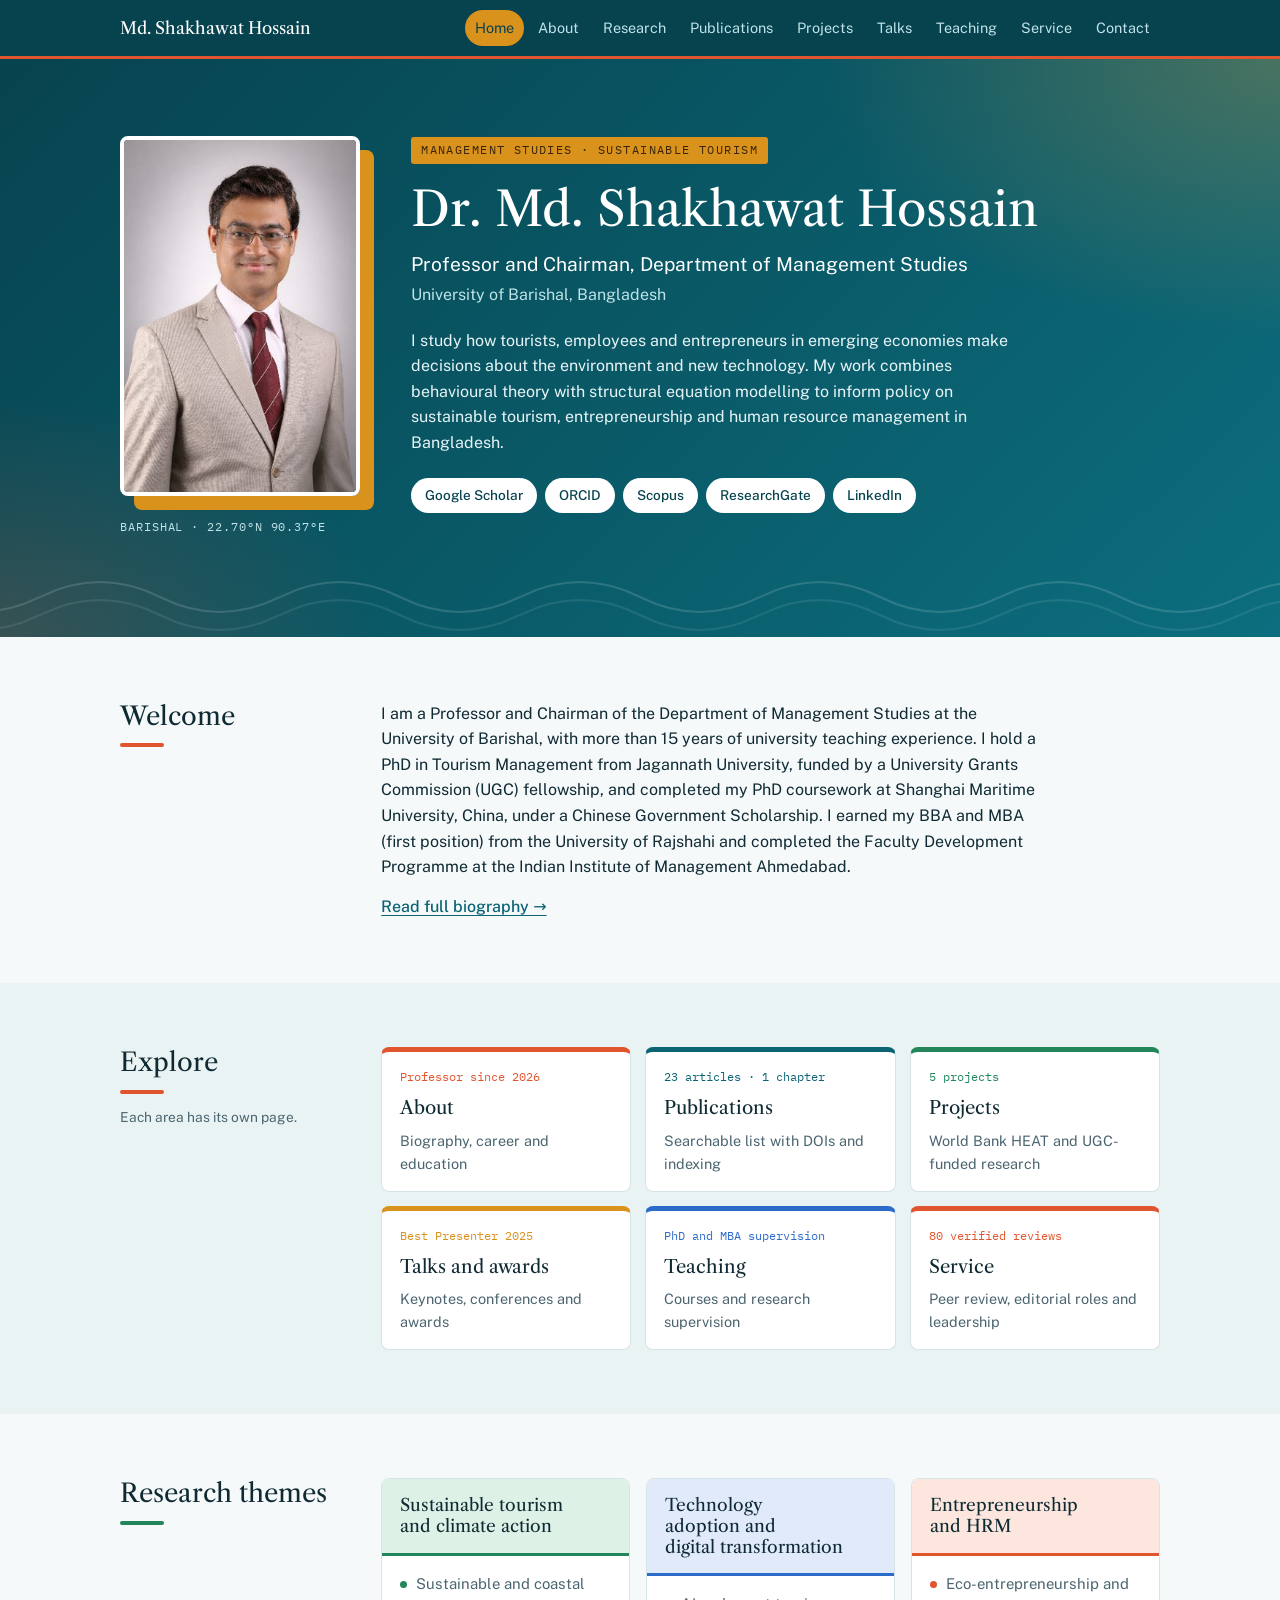
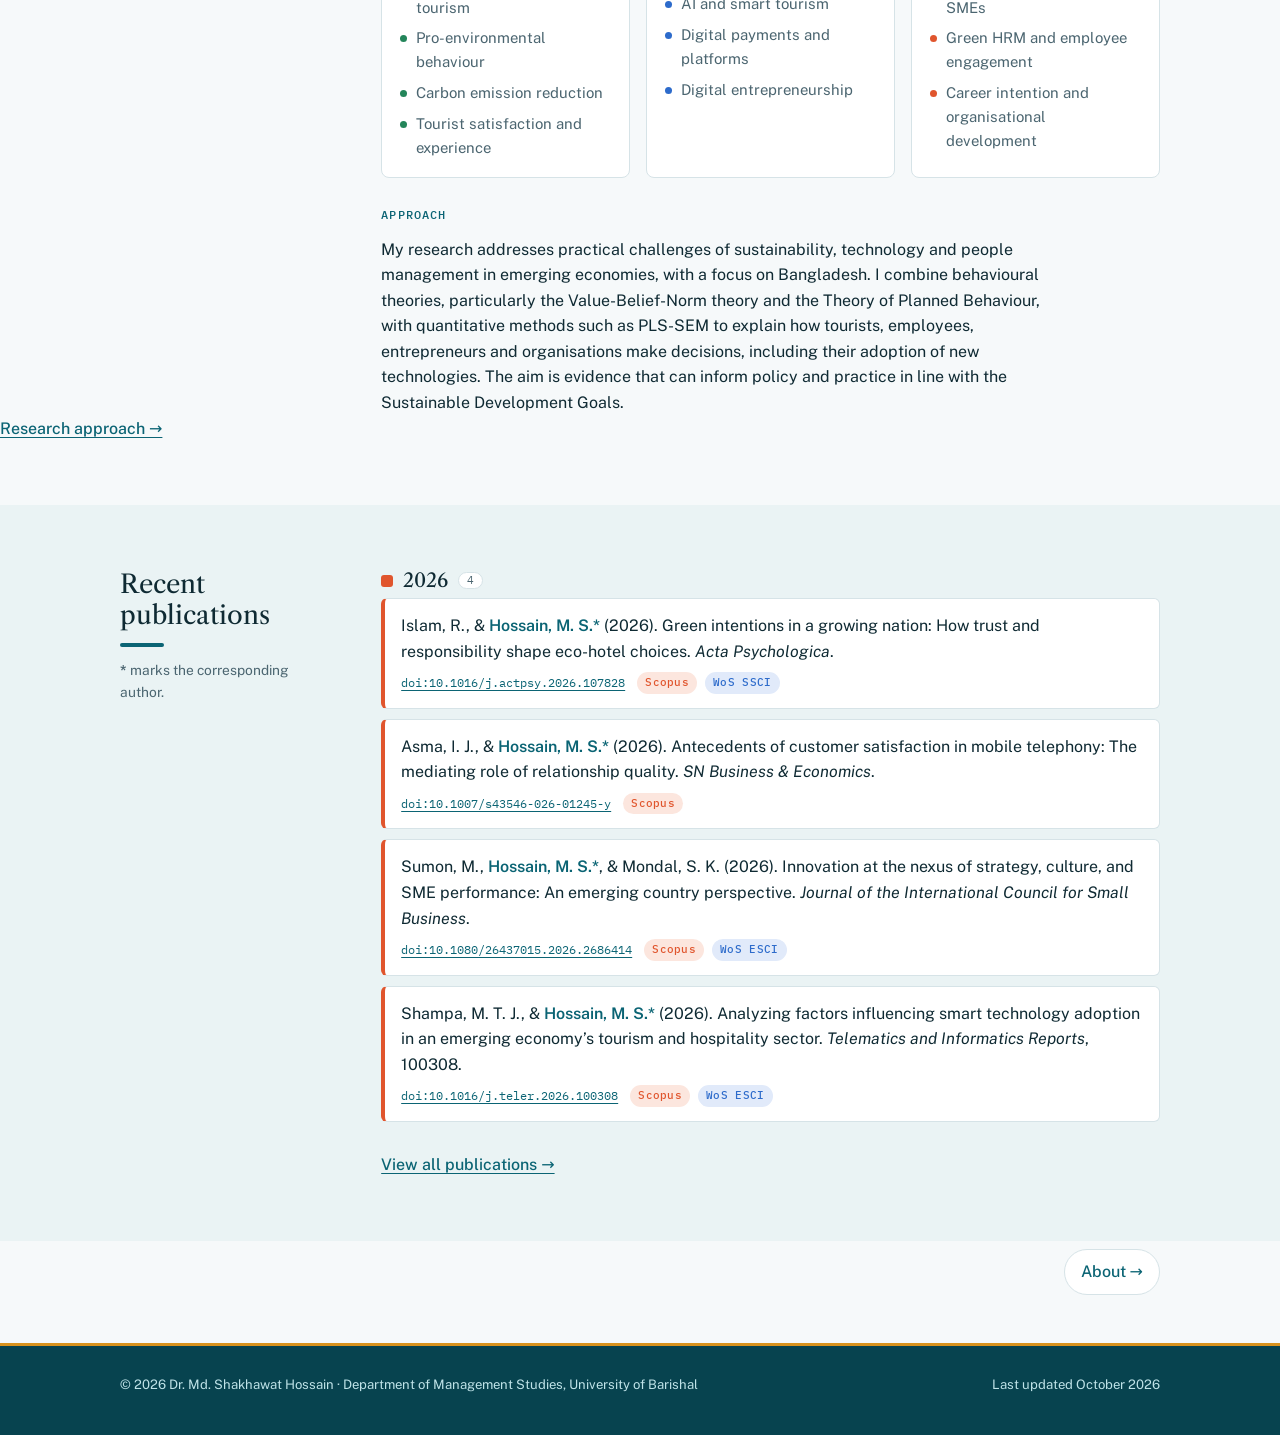
<file: index.html>
<!doctype html>
<html lang="en">
<head>
<meta charset="utf-8">
<meta name="viewport" content="width=device-width, initial-scale=1, viewport-fit=cover">
<style>*,*::before,*::after{box-sizing:border-box}body{margin:0}img{max-width:100%}[hidden]{display:none!important}</style>
<title>Dr. Md. Shakhawat Hossain</title>
<meta name="description" content="Dr. Md. Shakhawat Hossain, Professor and Chairman, Department of Management Studies, University of Barishal, Bangladesh. Research in sustainable tourism, technology adoption, entrepreneurship and HRM.">
<link rel="preconnect" href="https://fonts.googleapis.com">
<link rel="preconnect" href="https://fonts.gstatic.com" crossorigin>
<link rel="stylesheet" href="https://fonts.googleapis.com/css2?family=Libre+Caslon+Text:ital,wght@0,400;0,700;1,400&family=Public+Sans:ital,wght@0,400;0,500;0,600;1,400&family=IBM+Plex+Mono:wght@400;500&display=swap">
<link rel="stylesheet" href="style.css">
</head>
<body>
<header class="bar">
  <div class="wrap">
    <a class="mark" href="index.html">Md. Shakhawat Hossain</a>
    <nav aria-label="Main"><ul><li><a href="index.html" aria-current="page">Home</a></li><li><a href="about.html">About</a></li><li><a href="research.html">Research</a></li><li><a href="publications.html">Publications</a></li><li><a href="projects.html">Projects</a></li><li><a href="talks.html">Talks</a></li><li><a href="teaching.html">Teaching</a></li><li><a href="service.html">Service</a></li><li><a href="contact.html">Contact</a></li></ul></nav>
  </div>
</header>
<main>
<div class="hero">
    <div class="wrap">
      <div>
        <img class="portrait" src="photo.jpg" alt="Portrait of Dr. Md. Shakhawat Hossain" width="220" height="330">
        <p class="coords">BARISHAL · 22.70°N 90.37°E</p>
      </div>
      <div>
        <p class="eyebrow">Management Studies · Sustainable Tourism</p>
        <h1>Dr. Md. Shakhawat Hossain</h1>
        <p class="role">Professor and Chairman, Department of Management Studies<span>University of Barishal, Bangladesh</span></p>
        <p class="lede">I study how tourists, employees and entrepreneurs in emerging economies make decisions about the environment and new technology. My work combines behavioural theory with structural equation modelling to inform policy on sustainable tourism, entrepreneurship and human resource management in Bangladesh.</p>
        <ul class="profiles">
          <li><a href="https://scholar.google.com/citations?user=TDLBQ2IAAAAJ&amp;hl=en" target="_blank" rel="noopener">Google Scholar</a></li>
          <li><a href="https://orcid.org/0000-0001-6627-4635" target="_blank" rel="noopener">ORCID</a></li>
          <li><a href="https://www.scopus.com/authid/detail.uri?authorId=56781586300" target="_blank" rel="noopener">Scopus</a></li>
          <li><a href="https://www.researchgate.net/profile/Md-Shakhawat-Hossain-7" target="_blank" rel="noopener">ResearchGate</a></li>
          <li><a href="https://www.linkedin.com/in/dr-md-shakhawat-hossain-320886191/" target="_blank" rel="noopener">LinkedIn</a></li>
        </ul>
      </div>
    </div>
  </div>

  <section id="welcome">
    <div class="wrap">
      <div><h2>Welcome</h2></div>
      <div class="body">
        <div class="prose"><p>I am a Professor and Chairman of the Department of Management Studies at the University of Barishal, with more than 15 years of university teaching experience. I hold a PhD in Tourism Management from Jagannath University, funded by a University Grants Commission (UGC) fellowship, and completed my PhD coursework at Shanghai Maritime University, China, under a Chinese Government Scholarship. I earned my BBA and MBA (first position) from the University of Rajshahi and completed the Faculty Development Programme at the Indian Institute of Management Ahmedabad.</p><p><a class="more" href="about.html">Read full biography →</a></p></div>
      </div>
    </div>
  </section>
  <section id="explore">
    <div class="wrap">
      <div><h2>Explore</h2><p class="sec-note">Each area has its own page.</p></div>
      <div class="body"><div class="tiles"><a class="tile" href="about.html"><em>Professor since 2026</em><b>About</b><span>Biography, career and education</span></a><a class="tile" href="publications.html"><em>23 articles · 1 chapter</em><b>Publications</b><span>Searchable list with DOIs and indexing</span></a><a class="tile" href="projects.html"><em>5 projects</em><b>Projects</b><span>World Bank HEAT and UGC-funded research</span></a><a class="tile" href="talks.html"><em>Best Presenter 2025</em><b>Talks and awards</b><span>Keynotes, conferences and awards</span></a><a class="tile" href="teaching.html"><em>PhD and MBA supervision</em><b>Teaching</b><span>Courses and research supervision</span></a><a class="tile" href="service.html"><em>80 verified reviews</em><b>Service</b><span>Peer review, editorial roles and leadership</span></a></div></div>
    </div>
  </section>
  <section id="research">
    <div class="wrap">
      <div><h2>Research themes</h2></div>
      <div class="body"><div class="themes">
          <div class="theme">
            <h3>Sustainable tourism and climate action</h3>
            <ul><li>Sustainable and coastal tourism</li><li>Pro-environmental behaviour</li><li>Carbon emission reduction</li><li>Tourist satisfaction and experience</li></ul>
          </div>
          <div class="theme">
            <h3>Technology adoption and digital transformation</h3>
            <ul><li>AI and smart tourism</li><li>Digital payments and platforms</li><li>Digital entrepreneurship</li></ul>
          </div>
          <div class="theme">
            <h3>Entrepreneurship and HRM</h3>
            <ul><li>Eco-entrepreneurship and SMEs</li><li>Green HRM and employee engagement</li><li>Career intention and organisational development</li></ul>
          </div>
        </div>
        <div class="prose">
          <h3 class="sub">Approach</h3>
          <p>My research addresses practical challenges of sustainability, technology and people management in emerging economies, with a focus on Bangladesh. I combine behavioural theories, particularly the Value-Belief-Norm theory and the Theory of Planned Behaviour, with quantitative methods such as PLS-SEM to explain how tourists, employees, entrepreneurs and organisations make decisions, including their adoption of new technologies. The aim is evidence that can inform policy and practice in line with the Sustainable Development Goals.</p>
        </div>
      </div>
    </div><p><a class="more" href="research.html">Research approach →</a></p></div>
    </div>
  </section>
  <section id="publications">
    <div class="wrap">
      <div><h2>Recent publications</h2><p class="sec-note"><b>*</b> marks the corresponding author.</p></div>
      <div class="body"><div class="yeargroup"><h3 class="year">2026<span class="count">4</span></h3><ol class="pubs"><li class="pub"><p class="cite">Islam, R., &amp; <b>Hossain, M. S.*</b> (2026). Green intentions in a growing nation: How trust and responsibility shape eco-hotel choices. <i>Acta Psychologica</i>.</p><p class="meta"><a class="doi" href="https://doi.org/10.1016/j.actpsy.2026.107828" target="_blank" rel="noopener">doi:10.1016/j.actpsy.2026.107828</a><span class="chip scopus">Scopus</span><span class="chip wos">WoS SSCI</span></p></li><li class="pub"><p class="cite">Asma, I. J., &amp; <b>Hossain, M. S.*</b> (2026). Antecedents of customer satisfaction in mobile telephony: The mediating role of relationship quality. <i>SN Business &amp; Economics</i>.</p><p class="meta"><a class="doi" href="https://doi.org/10.1007/s43546-026-01245-y" target="_blank" rel="noopener">doi:10.1007/s43546-026-01245-y</a><span class="chip scopus">Scopus</span></p></li><li class="pub"><p class="cite">Sumon, M., <b>Hossain, M. S.*</b>, &amp; Mondal, S. K. (2026). Innovation at the nexus of strategy, culture, and SME performance: An emerging country perspective. <i>Journal of the International Council for Small Business</i>.</p><p class="meta"><a class="doi" href="https://doi.org/10.1080/26437015.2026.2686414" target="_blank" rel="noopener">doi:10.1080/26437015.2026.2686414</a><span class="chip scopus">Scopus</span><span class="chip wos">WoS ESCI</span></p></li><li class="pub"><p class="cite">Shampa, M. T. J., &amp; <b>Hossain, M. S.*</b> (2026). Analyzing factors influencing smart technology adoption in an emerging economy&rsquo;s tourism and hospitality sector. <i>Telematics and Informatics Reports</i>, 100308<i></i>.</p><p class="meta"><a class="doi" href="https://doi.org/10.1016/j.teler.2026.100308" target="_blank" rel="noopener">doi:10.1016/j.teler.2026.100308</a><span class="chip scopus">Scopus</span><span class="chip wos">WoS ESCI</span></p></li></ol></div><p><a class="more" href="publications.html">View all publications →</a></p></div>
    </div>
  </section>

<div class="wrap pager"><span></span><a href="about.html">About →</a></div>
</main>
<footer>
  <div class="wrap">
    <span>© 2026 Dr. Md. Shakhawat Hossain · Department of Management Studies, University of Barishal</span>
    <span>Last updated October 2026</span>
  </div>
</footer>
<script>
(function () {
  var input = document.getElementById('pubsearch');
  if (input) {
    var count = document.getElementById('pubcount');
    var empty = document.getElementById('pubempty');
    var groups = Array.prototype.slice.call(document.querySelectorAll('#publist .yeargroup'));
    var total = document.querySelectorAll('#publist .pub').length;
    var run = function () {
      var q = (input.value || '').trim().toLowerCase(), shown = 0;
      groups.forEach(function (g) {
        var n = 0;
        g.querySelectorAll('.pub').forEach(function (li) {
          var hit = !q || li.textContent.toLowerCase().indexOf(q) !== -1;
          li.hidden = !hit; if (hit) n++;
        });
        g.hidden = n === 0;
        var c = g.querySelector('.count'); if (c) c.textContent = n;
        shown += n;
      });
      count.textContent = q ? shown + ' of ' + total + ' shown' : total + ' articles';
      empty.hidden = shown !== 0;
    };
    input.addEventListener('input', run); run();
  }
  var cur = document.querySelector('.bar nav a[aria-current]'), nv = document.querySelector('.bar nav');
  if (cur && nv && nv.scrollWidth > nv.clientWidth) nv.scrollLeft = cur.offsetLeft - (nv.clientWidth - cur.offsetWidth) / 2;
  var btn = document.getElementById('copybtn');
  if (btn) btn.addEventListener('click', function () {
    var el = document.getElementById('email');
    var selectIt = function () { var r = document.createRange(); r.selectNodeContents(el); var s = window.getSelection(); s.removeAllRanges(); s.addRange(r); btn.textContent = 'Selected'; };
    if (navigator.clipboard && navigator.clipboard.writeText) navigator.clipboard.writeText(el.textContent).then(function () { btn.textContent = 'Copied'; }, selectIt);
    else selectIt();
    setTimeout(function () { btn.textContent = 'Copy'; }, 2000);
  });
})();
</script>
</body>
</html>
</file>
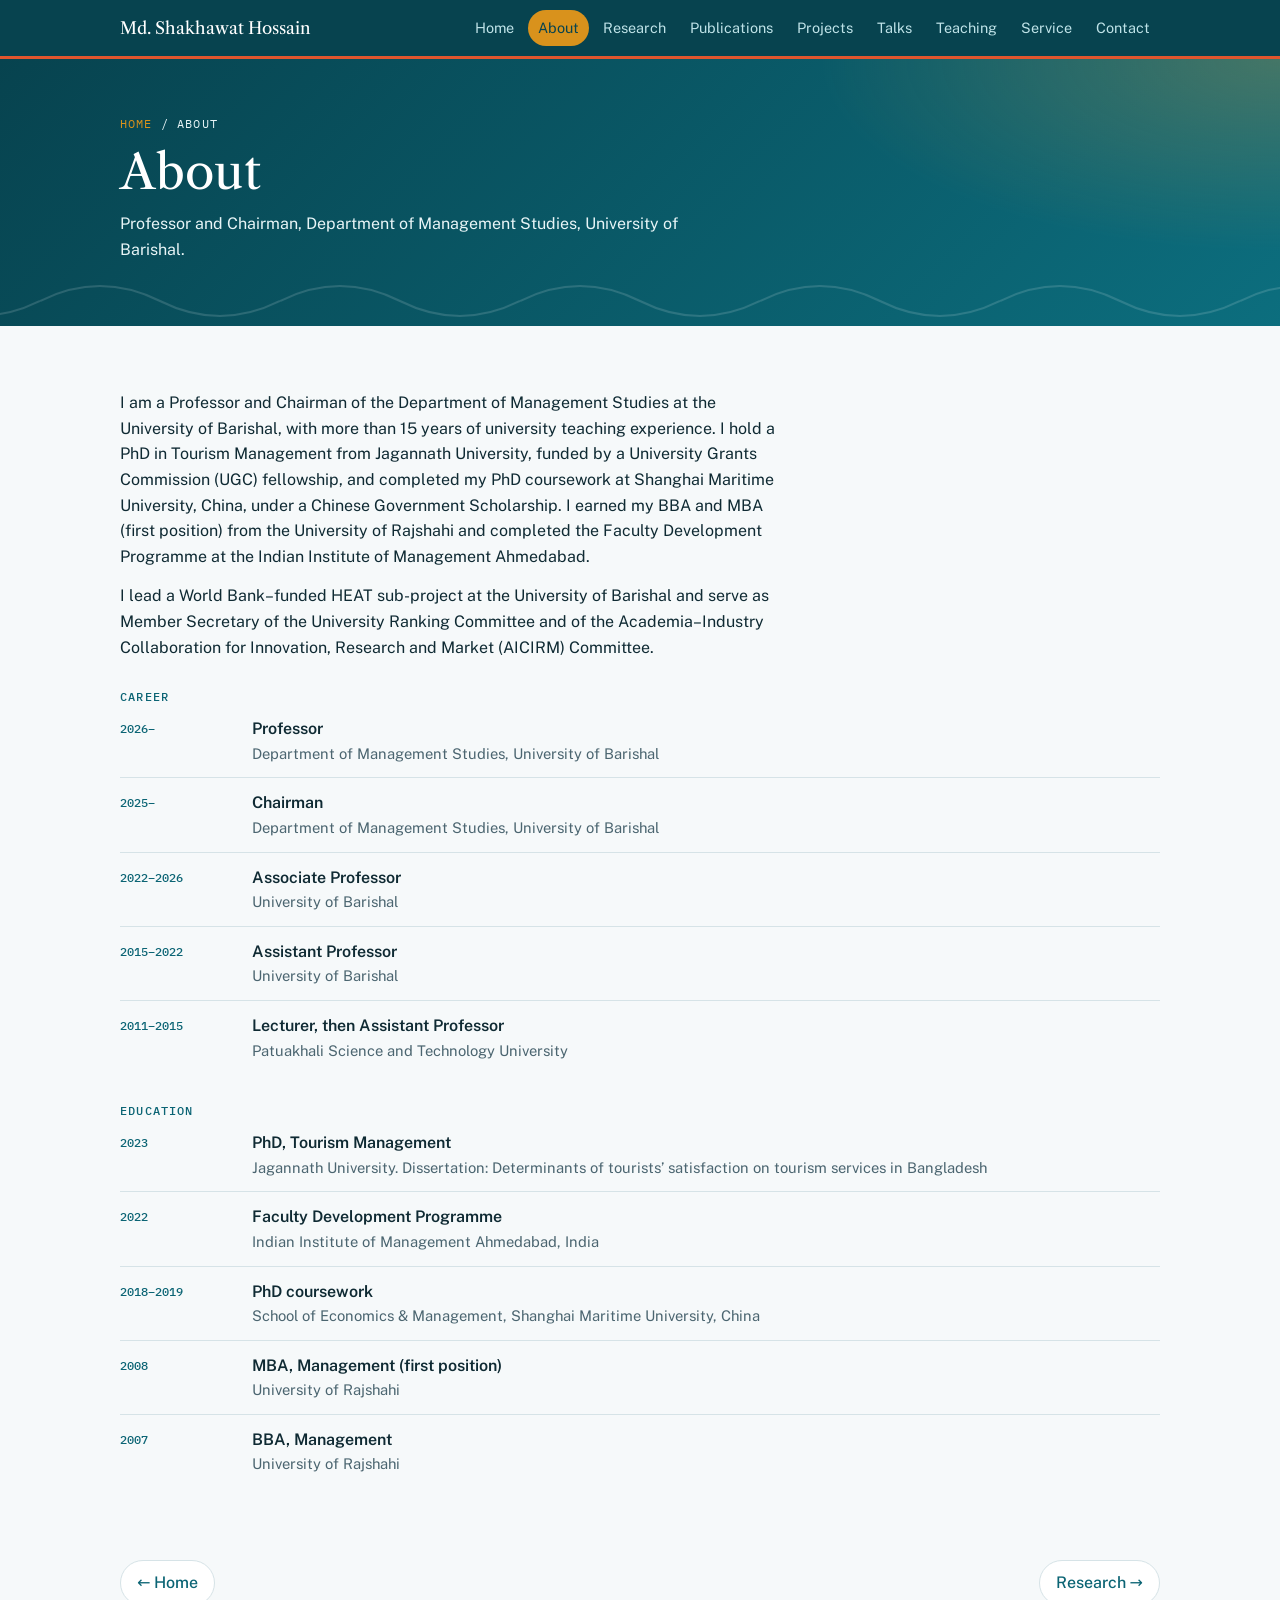
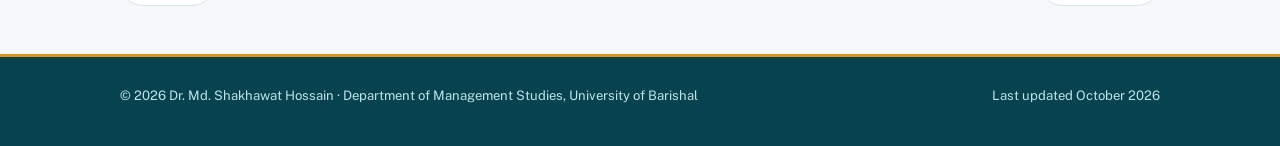
<file: about.html>
<!doctype html>
<html lang="en">
<head>
<meta charset="utf-8">
<meta name="viewport" content="width=device-width, initial-scale=1, viewport-fit=cover">
<style>*,*::before,*::after{box-sizing:border-box}body{margin:0}img{max-width:100%}[hidden]{display:none!important}</style>
<title>About | Dr. Md. Shakhawat Hossain</title>
<meta name="description" content="Dr. Md. Shakhawat Hossain, Professor and Chairman, Department of Management Studies, University of Barishal, Bangladesh. Research in sustainable tourism, technology adoption, entrepreneurship and HRM.">
<link rel="preconnect" href="https://fonts.googleapis.com">
<link rel="preconnect" href="https://fonts.gstatic.com" crossorigin>
<link rel="stylesheet" href="https://fonts.googleapis.com/css2?family=Libre+Caslon+Text:ital,wght@0,400;0,700;1,400&family=Public+Sans:ital,wght@0,400;0,500;0,600;1,400&family=IBM+Plex+Mono:wght@400;500&display=swap">
<link rel="stylesheet" href="style.css">
</head>
<body>
<header class="bar">
  <div class="wrap">
    <a class="mark" href="index.html">Md. Shakhawat Hossain</a>
    <nav aria-label="Main"><ul><li><a href="index.html">Home</a></li><li><a href="about.html" aria-current="page">About</a></li><li><a href="research.html">Research</a></li><li><a href="publications.html">Publications</a></li><li><a href="projects.html">Projects</a></li><li><a href="talks.html">Talks</a></li><li><a href="teaching.html">Teaching</a></li><li><a href="service.html">Service</a></li><li><a href="contact.html">Contact</a></li></ul></nav>
  </div>
</header>
<main>
<div class="banner"><div class="wrap"><p class="crumb"><a href="index.html">Home</a> / About</p><h1>About</h1><p>Professor and Chairman, Department of Management Studies, University of Barishal.</p></div></div>
<section id="about" class="solo">
    <div class="wrap">
      
      <div class="body">
        <div class="prose">
          <p>I am a Professor and Chairman of the Department of Management Studies at the University of Barishal, with more than 15 years of university teaching experience. I hold a PhD in Tourism Management from Jagannath University, funded by a University Grants Commission (UGC) fellowship, and completed my PhD coursework at Shanghai Maritime University, China, under a Chinese Government Scholarship. I earned my BBA and MBA (first position) from the University of Rajshahi and completed the Faculty Development Programme at the Indian Institute of Management Ahmedabad.</p>
          <p>I lead a World Bank&ndash;funded HEAT sub-project at the University of Barishal and serve as Member Secretary of the University Ranking Committee and of the Academia&ndash;Industry Collaboration for Innovation, Research and Market (AICIRM) Committee.</p>
        </div>
        <div>
          <h3 class="sub">Career</h3>
          <ul class="tl">
            <li><span class="when">2026–</span><span class="what"><b>Professor</b><span>Department of Management Studies, University of Barishal</span></span></li>
            <li><span class="when">2025–</span><span class="what"><b>Chairman</b><span>Department of Management Studies, University of Barishal</span></span></li>
            <li><span class="when">2022–2026</span><span class="what"><b>Associate Professor</b><span>University of Barishal</span></span></li>
            <li><span class="when">2015–2022</span><span class="what"><b>Assistant Professor</b><span>University of Barishal</span></span></li>
            <li><span class="when">2011–2015</span><span class="what"><b>Lecturer, then Assistant Professor</b><span>Patuakhali Science and Technology University</span></span></li>
          </ul>
        </div>
        <div>
          <h3 class="sub">Education</h3>
          <ul class="tl">
            <li><span class="when">2023</span><span class="what"><b>PhD, Tourism Management</b><span>Jagannath University. Dissertation: Determinants of tourists&rsquo; satisfaction on tourism services in Bangladesh</span></span></li>
            <li><span class="when">2022</span><span class="what"><b>Faculty Development Programme</b><span>Indian Institute of Management Ahmedabad, India</span></span></li>
            <li><span class="when">2018–2019</span><span class="what"><b>PhD coursework</b><span>School of Economics &amp; Management, Shanghai Maritime University, China</span></span></li>
            <li><span class="when">2008</span><span class="what"><b>MBA, Management (first position)</b><span>University of Rajshahi</span></span></li>
            <li><span class="when">2007</span><span class="what"><b>BBA, Management</b><span>University of Rajshahi</span></span></li>
          </ul>
        </div>
      </div>
    </div>
  </section>
<div class="wrap pager"><a href="index.html">← Home</a><a href="research.html">Research →</a></div>
</main>
<footer>
  <div class="wrap">
    <span>© 2026 Dr. Md. Shakhawat Hossain · Department of Management Studies, University of Barishal</span>
    <span>Last updated October 2026</span>
  </div>
</footer>
<script>
(function () {
  var input = document.getElementById('pubsearch');
  if (input) {
    var count = document.getElementById('pubcount');
    var empty = document.getElementById('pubempty');
    var groups = Array.prototype.slice.call(document.querySelectorAll('#publist .yeargroup'));
    var total = document.querySelectorAll('#publist .pub').length;
    var run = function () {
      var q = (input.value || '').trim().toLowerCase(), shown = 0;
      groups.forEach(function (g) {
        var n = 0;
        g.querySelectorAll('.pub').forEach(function (li) {
          var hit = !q || li.textContent.toLowerCase().indexOf(q) !== -1;
          li.hidden = !hit; if (hit) n++;
        });
        g.hidden = n === 0;
        var c = g.querySelector('.count'); if (c) c.textContent = n;
        shown += n;
      });
      count.textContent = q ? shown + ' of ' + total + ' shown' : total + ' articles';
      empty.hidden = shown !== 0;
    };
    input.addEventListener('input', run); run();
  }
  var cur = document.querySelector('.bar nav a[aria-current]'), nv = document.querySelector('.bar nav');
  if (cur && nv && nv.scrollWidth > nv.clientWidth) nv.scrollLeft = cur.offsetLeft - (nv.clientWidth - cur.offsetWidth) / 2;
  var btn = document.getElementById('copybtn');
  if (btn) btn.addEventListener('click', function () {
    var el = document.getElementById('email');
    var selectIt = function () { var r = document.createRange(); r.selectNodeContents(el); var s = window.getSelection(); s.removeAllRanges(); s.addRange(r); btn.textContent = 'Selected'; };
    if (navigator.clipboard && navigator.clipboard.writeText) navigator.clipboard.writeText(el.textContent).then(function () { btn.textContent = 'Copied'; }, selectIt);
    else selectIt();
    setTimeout(function () { btn.textContent = 'Copy'; }, 2000);
  });
})();
</script>
</body>
</html>
</file>
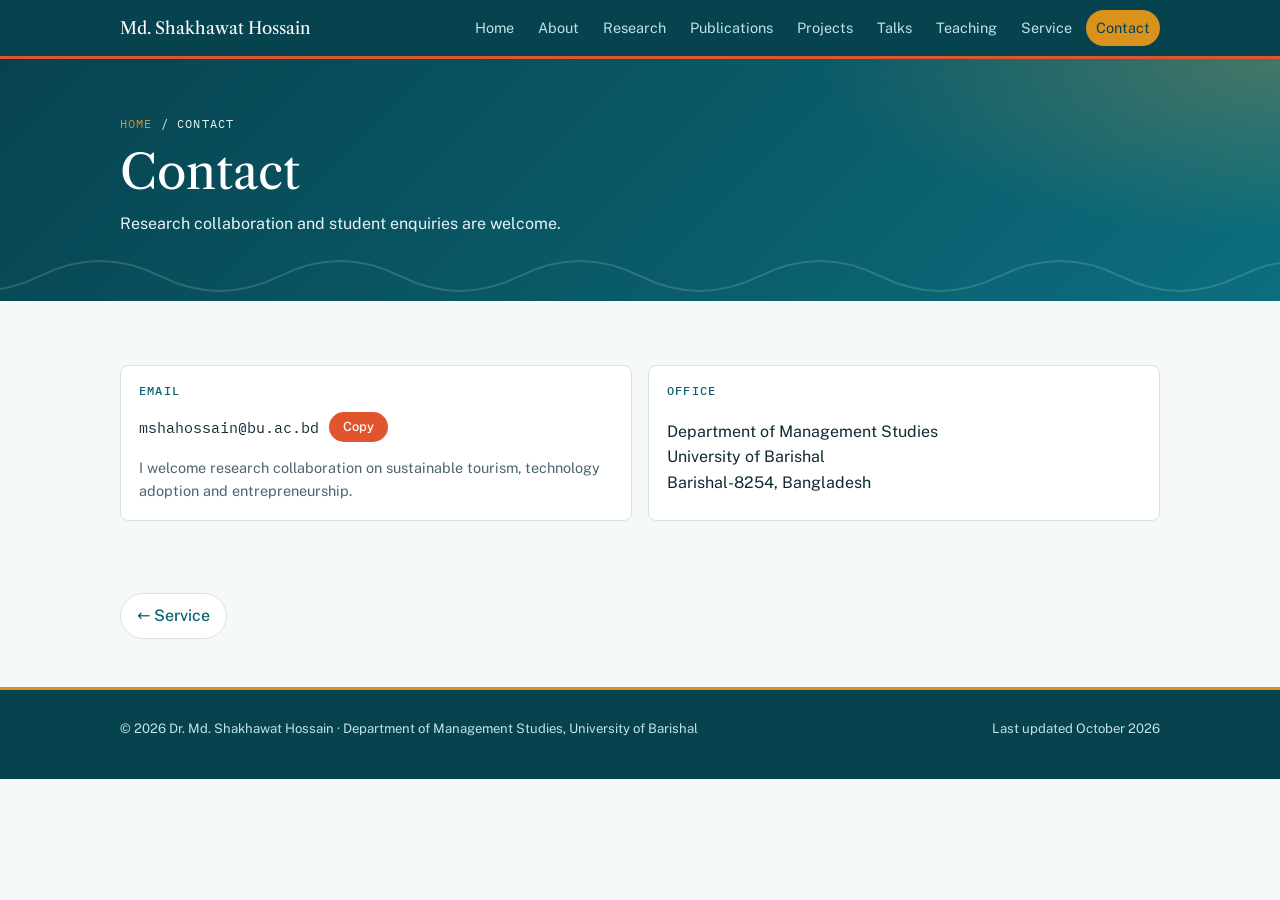
<file: contact.html>
<!doctype html>
<html lang="en">
<head>
<meta charset="utf-8">
<meta name="viewport" content="width=device-width, initial-scale=1, viewport-fit=cover">
<style>*,*::before,*::after{box-sizing:border-box}body{margin:0}img{max-width:100%}[hidden]{display:none!important}</style>
<title>Contact | Dr. Md. Shakhawat Hossain</title>
<meta name="description" content="Dr. Md. Shakhawat Hossain, Professor and Chairman, Department of Management Studies, University of Barishal, Bangladesh. Research in sustainable tourism, technology adoption, entrepreneurship and HRM.">
<link rel="preconnect" href="https://fonts.googleapis.com">
<link rel="preconnect" href="https://fonts.gstatic.com" crossorigin>
<link rel="stylesheet" href="https://fonts.googleapis.com/css2?family=Libre+Caslon+Text:ital,wght@0,400;0,700;1,400&family=Public+Sans:ital,wght@0,400;0,500;0,600;1,400&family=IBM+Plex+Mono:wght@400;500&display=swap">
<link rel="stylesheet" href="style.css">
</head>
<body>
<header class="bar">
  <div class="wrap">
    <a class="mark" href="index.html">Md. Shakhawat Hossain</a>
    <nav aria-label="Main"><ul><li><a href="index.html">Home</a></li><li><a href="about.html">About</a></li><li><a href="research.html">Research</a></li><li><a href="publications.html">Publications</a></li><li><a href="projects.html">Projects</a></li><li><a href="talks.html">Talks</a></li><li><a href="teaching.html">Teaching</a></li><li><a href="service.html">Service</a></li><li><a href="contact.html" aria-current="page">Contact</a></li></ul></nav>
  </div>
</header>
<main>
<div class="banner"><div class="wrap"><p class="crumb"><a href="index.html">Home</a> / Contact</p><h1>Contact</h1><p>Research collaboration and student enquiries are welcome.</p></div></div>
<section id="contact" class="solo">
    <div class="wrap">
      
      <div class="body">
        <div class="contact-grid">
          <div class="prose">
            <h3 class="sub">Email</h3>
            <div class="email-row"><span class="email" id="email">mshahossain@bu.ac.bd</span><button class="copy" type="button" id="copybtn">Copy</button></div>
            <p style="color:var(--muted);font-size:.9rem">I welcome research collaboration on sustainable tourism, technology adoption and entrepreneurship.</p>
          </div>
          <div class="prose">
            <h3 class="sub">Office</h3>
            <p>Department of Management Studies<br>University of Barishal<br>Barishal-8254, Bangladesh</p>
          </div>
        </div>
      </div>
    </div>
  </section>
<div class="wrap pager"><a href="service.html">← Service</a><span></span></div>
</main>
<footer>
  <div class="wrap">
    <span>© 2026 Dr. Md. Shakhawat Hossain · Department of Management Studies, University of Barishal</span>
    <span>Last updated October 2026</span>
  </div>
</footer>
<script>
(function () {
  var input = document.getElementById('pubsearch');
  if (input) {
    var count = document.getElementById('pubcount');
    var empty = document.getElementById('pubempty');
    var groups = Array.prototype.slice.call(document.querySelectorAll('#publist .yeargroup'));
    var total = document.querySelectorAll('#publist .pub').length;
    var run = function () {
      var q = (input.value || '').trim().toLowerCase(), shown = 0;
      groups.forEach(function (g) {
        var n = 0;
        g.querySelectorAll('.pub').forEach(function (li) {
          var hit = !q || li.textContent.toLowerCase().indexOf(q) !== -1;
          li.hidden = !hit; if (hit) n++;
        });
        g.hidden = n === 0;
        var c = g.querySelector('.count'); if (c) c.textContent = n;
        shown += n;
      });
      count.textContent = q ? shown + ' of ' + total + ' shown' : total + ' articles';
      empty.hidden = shown !== 0;
    };
    input.addEventListener('input', run); run();
  }
  var cur = document.querySelector('.bar nav a[aria-current]'), nv = document.querySelector('.bar nav');
  if (cur && nv && nv.scrollWidth > nv.clientWidth) nv.scrollLeft = cur.offsetLeft - (nv.clientWidth - cur.offsetWidth) / 2;
  var btn = document.getElementById('copybtn');
  if (btn) btn.addEventListener('click', function () {
    var el = document.getElementById('email');
    var selectIt = function () { var r = document.createRange(); r.selectNodeContents(el); var s = window.getSelection(); s.removeAllRanges(); s.addRange(r); btn.textContent = 'Selected'; };
    if (navigator.clipboard && navigator.clipboard.writeText) navigator.clipboard.writeText(el.textContent).then(function () { btn.textContent = 'Copied'; }, selectIt);
    else selectIt();
    setTimeout(function () { btn.textContent = 'Copy'; }, 2000);
  });
})();
</script>
</body>
</html>
</file>
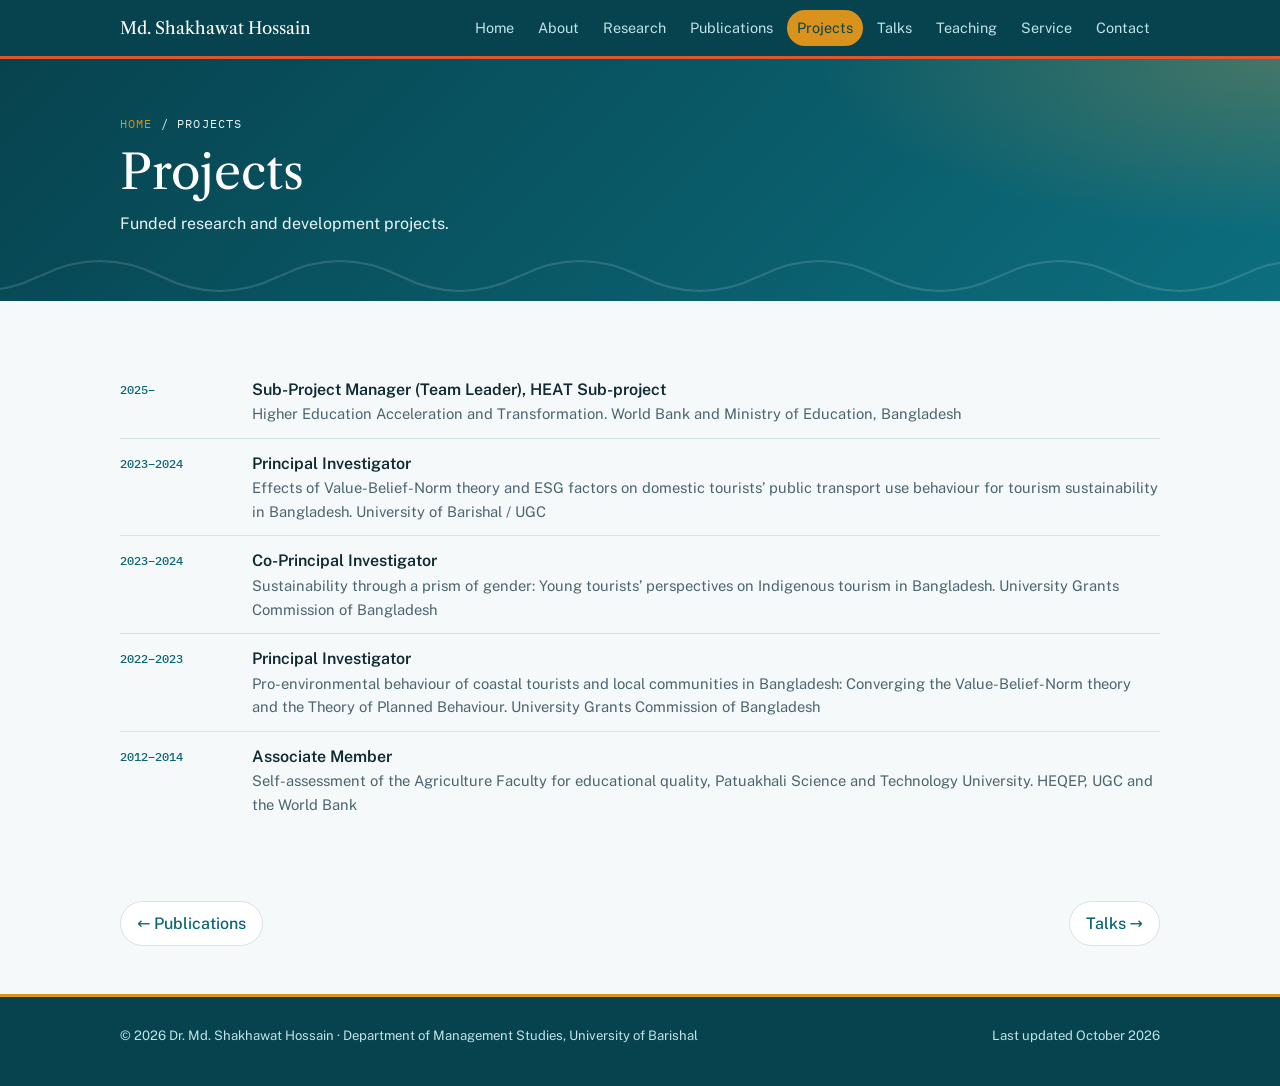
<file: projects.html>
<!doctype html>
<html lang="en">
<head>
<meta charset="utf-8">
<meta name="viewport" content="width=device-width, initial-scale=1, viewport-fit=cover">
<style>*,*::before,*::after{box-sizing:border-box}body{margin:0}img{max-width:100%}[hidden]{display:none!important}</style>
<title>Projects | Dr. Md. Shakhawat Hossain</title>
<meta name="description" content="Dr. Md. Shakhawat Hossain, Professor and Chairman, Department of Management Studies, University of Barishal, Bangladesh. Research in sustainable tourism, technology adoption, entrepreneurship and HRM.">
<link rel="preconnect" href="https://fonts.googleapis.com">
<link rel="preconnect" href="https://fonts.gstatic.com" crossorigin>
<link rel="stylesheet" href="https://fonts.googleapis.com/css2?family=Libre+Caslon+Text:ital,wght@0,400;0,700;1,400&family=Public+Sans:ital,wght@0,400;0,500;0,600;1,400&family=IBM+Plex+Mono:wght@400;500&display=swap">
<link rel="stylesheet" href="style.css">
</head>
<body>
<header class="bar">
  <div class="wrap">
    <a class="mark" href="index.html">Md. Shakhawat Hossain</a>
    <nav aria-label="Main"><ul><li><a href="index.html">Home</a></li><li><a href="about.html">About</a></li><li><a href="research.html">Research</a></li><li><a href="publications.html">Publications</a></li><li><a href="projects.html" aria-current="page">Projects</a></li><li><a href="talks.html">Talks</a></li><li><a href="teaching.html">Teaching</a></li><li><a href="service.html">Service</a></li><li><a href="contact.html">Contact</a></li></ul></nav>
  </div>
</header>
<main>
<div class="banner"><div class="wrap"><p class="crumb"><a href="index.html">Home</a> / Projects</p><h1>Projects</h1><p>Funded research and development projects.</p></div></div>
<section id="projects" class="solo">
    <div class="wrap">
      
      <div class="body">
        <ul class="tl">
          <li><span class="when">2025–</span><span class="what"><b>Sub-Project Manager (Team Leader), HEAT Sub-project</b><span>Higher Education Acceleration and Transformation. World Bank and Ministry of Education, Bangladesh</span></span></li>
          <li><span class="when">2023–2024</span><span class="what"><b>Principal Investigator</b><span>Effects of Value-Belief-Norm theory and ESG factors on domestic tourists&rsquo; public transport use behaviour for tourism sustainability in Bangladesh. University of Barishal / UGC</span></span></li>
          <li><span class="when">2023–2024</span><span class="what"><b>Co-Principal Investigator</b><span>Sustainability through a prism of gender: Young tourists&rsquo; perspectives on Indigenous tourism in Bangladesh. University Grants Commission of Bangladesh</span></span></li>
          <li><span class="when">2022–2023</span><span class="what"><b>Principal Investigator</b><span>Pro-environmental behaviour of coastal tourists and local communities in Bangladesh: Converging the Value-Belief-Norm theory and the Theory of Planned Behaviour. University Grants Commission of Bangladesh</span></span></li>
          <li><span class="when">2012–2014</span><span class="what"><b>Associate Member</b><span>Self-assessment of the Agriculture Faculty for educational quality, Patuakhali Science and Technology University. HEQEP, UGC and the World Bank</span></span></li>
        </ul>
      </div>
    </div>
  </section>
<div class="wrap pager"><a href="publications.html">← Publications</a><a href="talks.html">Talks →</a></div>
</main>
<footer>
  <div class="wrap">
    <span>© 2026 Dr. Md. Shakhawat Hossain · Department of Management Studies, University of Barishal</span>
    <span>Last updated October 2026</span>
  </div>
</footer>
<script>
(function () {
  var input = document.getElementById('pubsearch');
  if (input) {
    var count = document.getElementById('pubcount');
    var empty = document.getElementById('pubempty');
    var groups = Array.prototype.slice.call(document.querySelectorAll('#publist .yeargroup'));
    var total = document.querySelectorAll('#publist .pub').length;
    var run = function () {
      var q = (input.value || '').trim().toLowerCase(), shown = 0;
      groups.forEach(function (g) {
        var n = 0;
        g.querySelectorAll('.pub').forEach(function (li) {
          var hit = !q || li.textContent.toLowerCase().indexOf(q) !== -1;
          li.hidden = !hit; if (hit) n++;
        });
        g.hidden = n === 0;
        var c = g.querySelector('.count'); if (c) c.textContent = n;
        shown += n;
      });
      count.textContent = q ? shown + ' of ' + total + ' shown' : total + ' articles';
      empty.hidden = shown !== 0;
    };
    input.addEventListener('input', run); run();
  }
  var cur = document.querySelector('.bar nav a[aria-current]'), nv = document.querySelector('.bar nav');
  if (cur && nv && nv.scrollWidth > nv.clientWidth) nv.scrollLeft = cur.offsetLeft - (nv.clientWidth - cur.offsetWidth) / 2;
  var btn = document.getElementById('copybtn');
  if (btn) btn.addEventListener('click', function () {
    var el = document.getElementById('email');
    var selectIt = function () { var r = document.createRange(); r.selectNodeContents(el); var s = window.getSelection(); s.removeAllRanges(); s.addRange(r); btn.textContent = 'Selected'; };
    if (navigator.clipboard && navigator.clipboard.writeText) navigator.clipboard.writeText(el.textContent).then(function () { btn.textContent = 'Copied'; }, selectIt);
    else selectIt();
    setTimeout(function () { btn.textContent = 'Copy'; }, 2000);
  });
})();
</script>
</body>
</html>
</file>
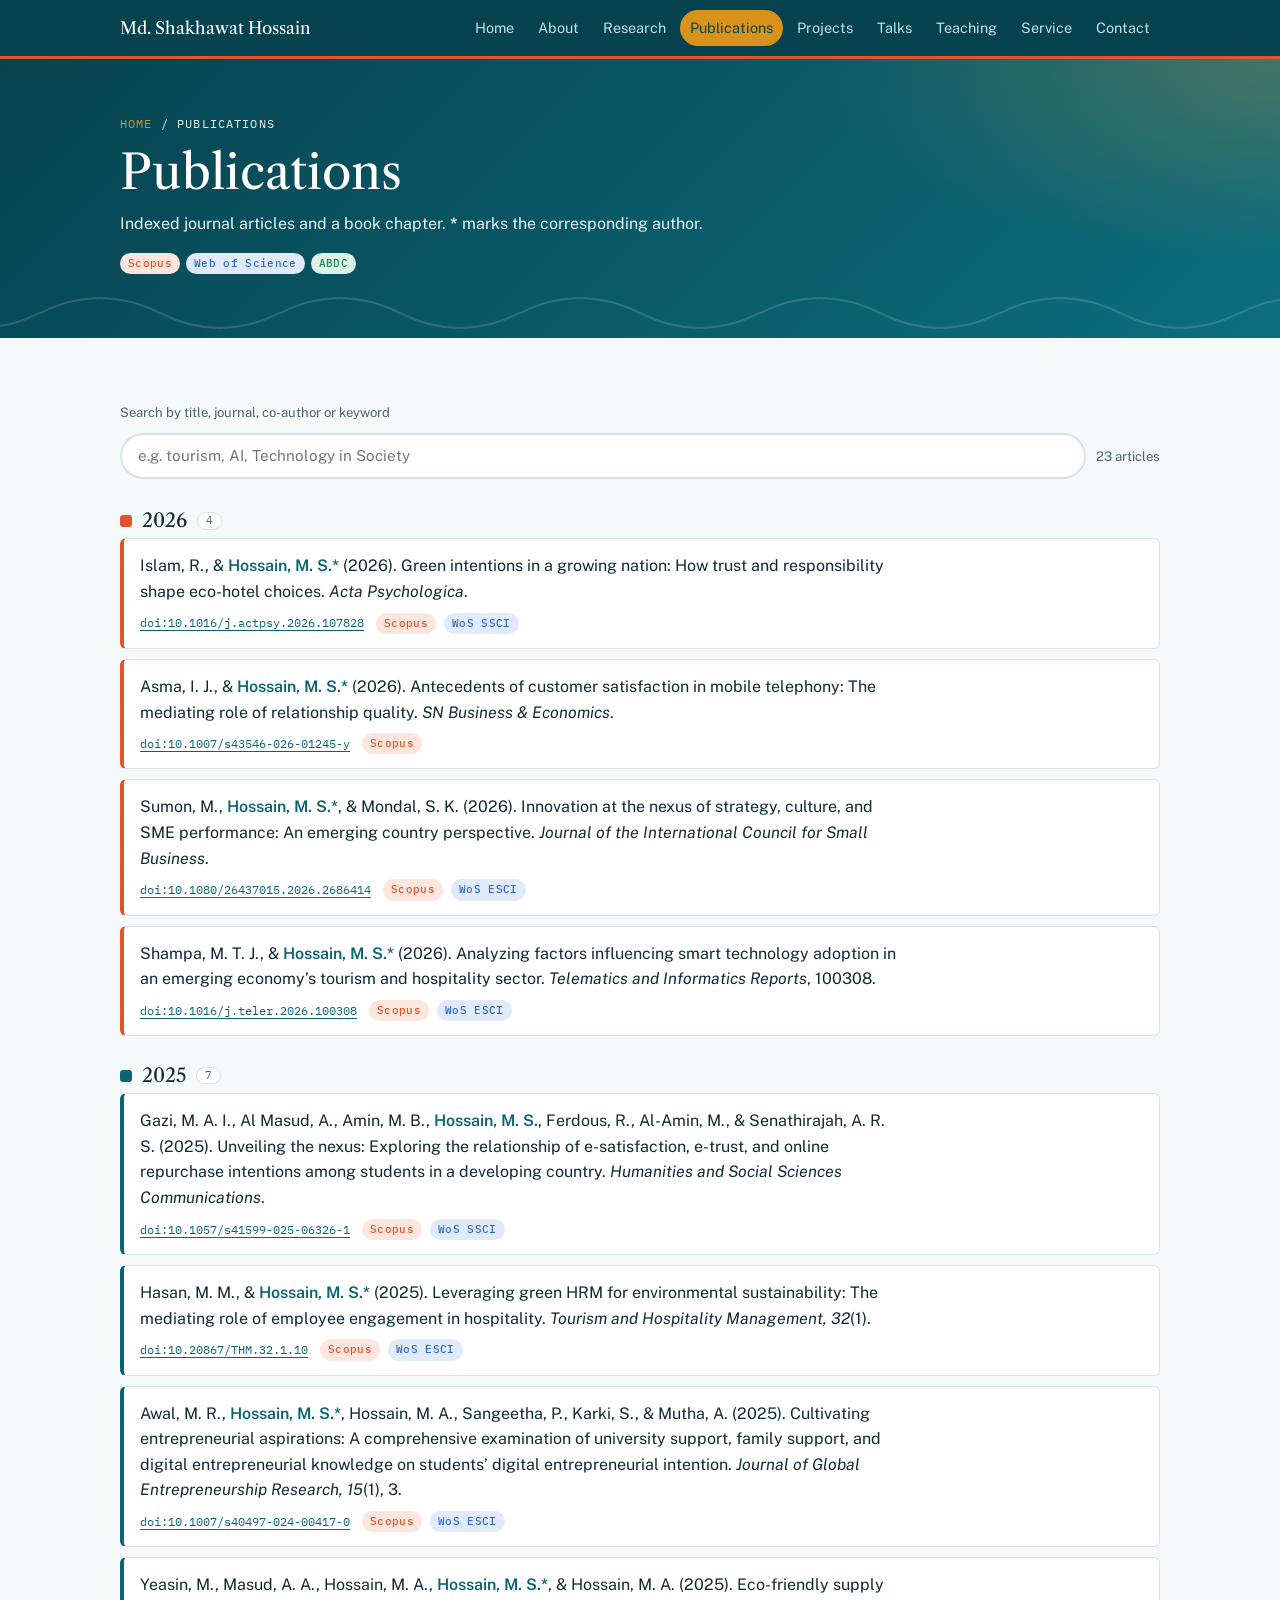
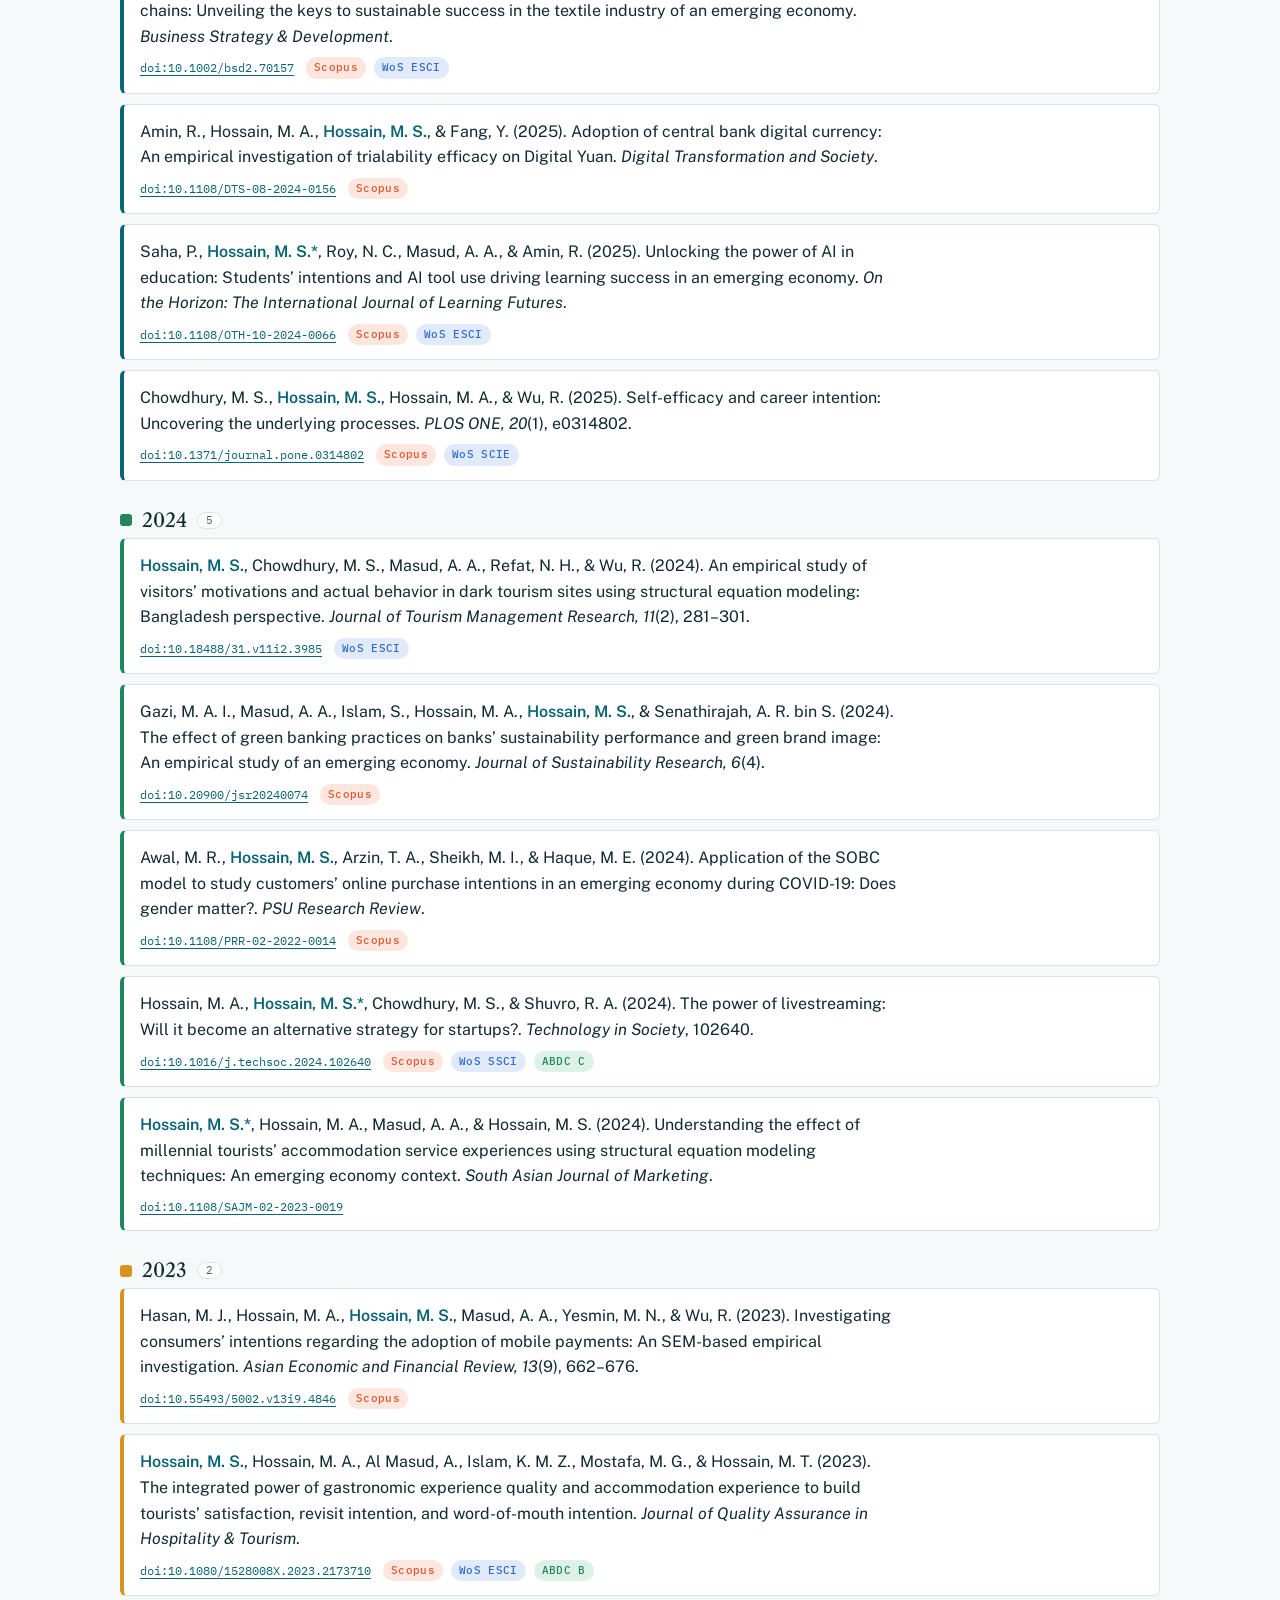
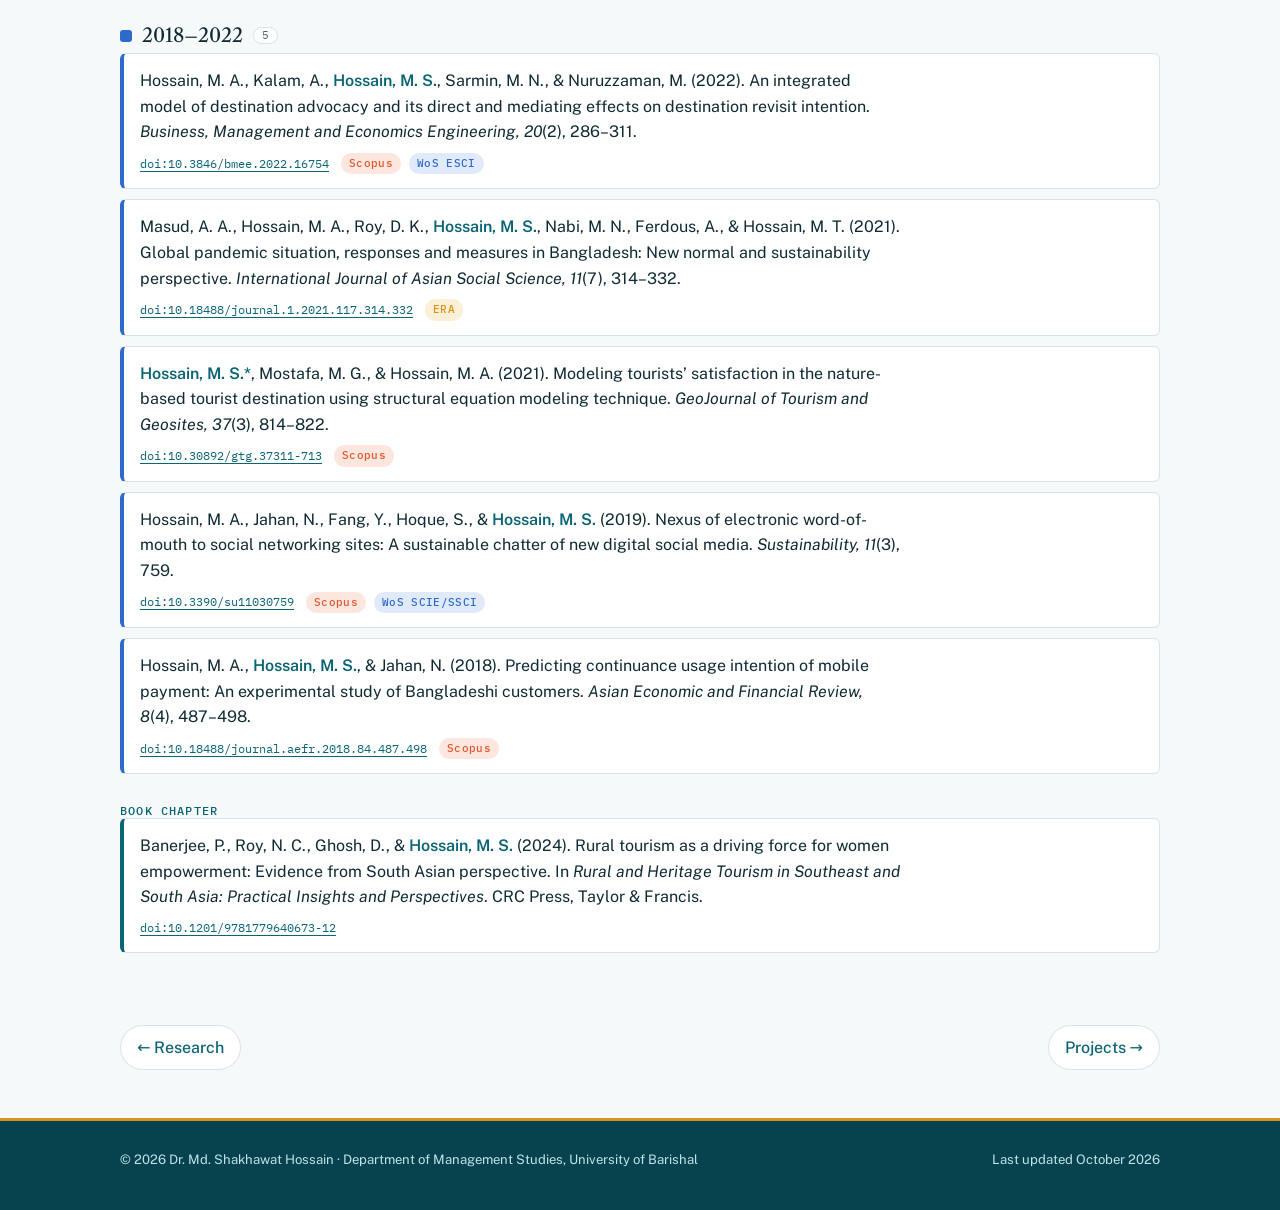
<file: publications.html>
<!doctype html>
<html lang="en">
<head>
<meta charset="utf-8">
<meta name="viewport" content="width=device-width, initial-scale=1, viewport-fit=cover">
<style>*,*::before,*::after{box-sizing:border-box}body{margin:0}img{max-width:100%}[hidden]{display:none!important}</style>
<title>Publications | Dr. Md. Shakhawat Hossain</title>
<meta name="description" content="Dr. Md. Shakhawat Hossain, Professor and Chairman, Department of Management Studies, University of Barishal, Bangladesh. Research in sustainable tourism, technology adoption, entrepreneurship and HRM.">
<link rel="preconnect" href="https://fonts.googleapis.com">
<link rel="preconnect" href="https://fonts.gstatic.com" crossorigin>
<link rel="stylesheet" href="https://fonts.googleapis.com/css2?family=Libre+Caslon+Text:ital,wght@0,400;0,700;1,400&family=Public+Sans:ital,wght@0,400;0,500;0,600;1,400&family=IBM+Plex+Mono:wght@400;500&display=swap">
<link rel="stylesheet" href="style.css">
</head>
<body>
<header class="bar">
  <div class="wrap">
    <a class="mark" href="index.html">Md. Shakhawat Hossain</a>
    <nav aria-label="Main"><ul><li><a href="index.html">Home</a></li><li><a href="about.html">About</a></li><li><a href="research.html">Research</a></li><li><a href="publications.html" aria-current="page">Publications</a></li><li><a href="projects.html">Projects</a></li><li><a href="talks.html">Talks</a></li><li><a href="teaching.html">Teaching</a></li><li><a href="service.html">Service</a></li><li><a href="contact.html">Contact</a></li></ul></nav>
  </div>
</header>
<main>
<div class="banner"><div class="wrap"><p class="crumb"><a href="index.html">Home</a> / Publications</p><h1>Publications</h1><p>Indexed journal articles and a book chapter. <b>*</b> marks the corresponding author.</p><div class="legend"><span class="chip scopus">Scopus</span><span class="chip wos">Web of Science</span><span class="chip abdc">ABDC</span></div></div></div>
<section id="publications" class="solo">
    <div class="wrap">
      
      <div class="body">
        <div class="pubtools">
          <label for="pubsearch" class="hint" style="flex-basis:100%">Search by title, journal, co-author or keyword</label>
          <input id="pubsearch" type="search" placeholder="e.g. tourism, AI, Technology in Society">
          <span class="hint" id="pubcount" aria-live="polite"></span>
        </div>
        <div id="publist" style="display:grid;gap:28px"><div class="yeargroup"><h3 class="year">2026<span class="count">4</span></h3><ol class="pubs"><li class="pub"><p class="cite">Islam, R., &amp; <b>Hossain, M. S.*</b> (2026). Green intentions in a growing nation: How trust and responsibility shape eco-hotel choices. <i>Acta Psychologica</i>.</p><p class="meta"><a class="doi" href="https://doi.org/10.1016/j.actpsy.2026.107828" target="_blank" rel="noopener">doi:10.1016/j.actpsy.2026.107828</a><span class="chip scopus">Scopus</span><span class="chip wos">WoS SSCI</span></p></li><li class="pub"><p class="cite">Asma, I. J., &amp; <b>Hossain, M. S.*</b> (2026). Antecedents of customer satisfaction in mobile telephony: The mediating role of relationship quality. <i>SN Business &amp; Economics</i>.</p><p class="meta"><a class="doi" href="https://doi.org/10.1007/s43546-026-01245-y" target="_blank" rel="noopener">doi:10.1007/s43546-026-01245-y</a><span class="chip scopus">Scopus</span></p></li><li class="pub"><p class="cite">Sumon, M., <b>Hossain, M. S.*</b>, &amp; Mondal, S. K. (2026). Innovation at the nexus of strategy, culture, and SME performance: An emerging country perspective. <i>Journal of the International Council for Small Business</i>.</p><p class="meta"><a class="doi" href="https://doi.org/10.1080/26437015.2026.2686414" target="_blank" rel="noopener">doi:10.1080/26437015.2026.2686414</a><span class="chip scopus">Scopus</span><span class="chip wos">WoS ESCI</span></p></li><li class="pub"><p class="cite">Shampa, M. T. J., &amp; <b>Hossain, M. S.*</b> (2026). Analyzing factors influencing smart technology adoption in an emerging economy&rsquo;s tourism and hospitality sector. <i>Telematics and Informatics Reports</i>, 100308<i></i>.</p><p class="meta"><a class="doi" href="https://doi.org/10.1016/j.teler.2026.100308" target="_blank" rel="noopener">doi:10.1016/j.teler.2026.100308</a><span class="chip scopus">Scopus</span><span class="chip wos">WoS ESCI</span></p></li></ol></div><div class="yeargroup"><h3 class="year">2025<span class="count">7</span></h3><ol class="pubs"><li class="pub"><p class="cite">Gazi, M. A. I., Al Masud, A., Amin, M. B., <b>Hossain, M. S.</b>, Ferdous, R., Al-Amin, M., &amp; Senathirajah, A. R. S. (2025). Unveiling the nexus: Exploring the relationship of e-satisfaction, e-trust, and online repurchase intentions among students in a developing country. <i>Humanities and Social Sciences Communications</i>.</p><p class="meta"><a class="doi" href="https://doi.org/10.1057/s41599-025-06326-1" target="_blank" rel="noopener">doi:10.1057/s41599-025-06326-1</a><span class="chip scopus">Scopus</span><span class="chip wos">WoS SSCI</span></p></li><li class="pub"><p class="cite">Hasan, M. M., &amp; <b>Hossain, M. S.*</b> (2025). Leveraging green HRM for environmental sustainability: The mediating role of employee engagement in hospitality. <i>Tourism and Hospitality Management, 32</i>(1)<i></i>.</p><p class="meta"><a class="doi" href="https://doi.org/10.20867/THM.32.1.10" target="_blank" rel="noopener">doi:10.20867/THM.32.1.10</a><span class="chip scopus">Scopus</span><span class="chip wos">WoS ESCI</span></p></li><li class="pub"><p class="cite">Awal, M. R., <b>Hossain, M. S.*</b>, Hossain, M. A., Sangeetha, P., Karki, S., &amp; Mutha, A. (2025). Cultivating entrepreneurial aspirations: A comprehensive examination of university support, family support, and digital entrepreneurial knowledge on students&rsquo; digital entrepreneurial intention. <i>Journal of Global Entrepreneurship Research, 15</i>(1), 3<i></i>.</p><p class="meta"><a class="doi" href="https://doi.org/10.1007/s40497-024-00417-0" target="_blank" rel="noopener">doi:10.1007/s40497-024-00417-0</a><span class="chip scopus">Scopus</span><span class="chip wos">WoS ESCI</span></p></li><li class="pub"><p class="cite">Yeasin, M., Masud, A. A., Hossain, M. A., <b>Hossain, M. S.*</b>, &amp; Hossain, M. A. (2025). Eco-friendly supply chains: Unveiling the keys to sustainable success in the textile industry of an emerging economy. <i>Business Strategy &amp; Development</i>.</p><p class="meta"><a class="doi" href="https://doi.org/10.1002/bsd2.70157" target="_blank" rel="noopener">doi:10.1002/bsd2.70157</a><span class="chip scopus">Scopus</span><span class="chip wos">WoS ESCI</span></p></li><li class="pub"><p class="cite">Amin, R., Hossain, M. A., <b>Hossain, M. S.</b>, &amp; Fang, Y. (2025). Adoption of central bank digital currency: An empirical investigation of trialability efficacy on Digital Yuan. <i>Digital Transformation and Society</i>.</p><p class="meta"><a class="doi" href="https://doi.org/10.1108/DTS-08-2024-0156" target="_blank" rel="noopener">doi:10.1108/DTS-08-2024-0156</a><span class="chip scopus">Scopus</span></p></li><li class="pub"><p class="cite">Saha, P., <b>Hossain, M. S.*</b>, Roy, N. C., Masud, A. A., &amp; Amin, R. (2025). Unlocking the power of AI in education: Students&rsquo; intentions and AI tool use driving learning success in an emerging economy. <i>On the Horizon: The International Journal of Learning Futures</i>.</p><p class="meta"><a class="doi" href="https://doi.org/10.1108/OTH-10-2024-0066" target="_blank" rel="noopener">doi:10.1108/OTH-10-2024-0066</a><span class="chip scopus">Scopus</span><span class="chip wos">WoS ESCI</span></p></li><li class="pub"><p class="cite">Chowdhury, M. S., <b>Hossain, M. S.</b>, Hossain, M. A., &amp; Wu, R. (2025). Self-efficacy and career intention: Uncovering the underlying processes. <i>PLOS ONE, 20</i>(1), e0314802<i></i>.</p><p class="meta"><a class="doi" href="https://doi.org/10.1371/journal.pone.0314802" target="_blank" rel="noopener">doi:10.1371/journal.pone.0314802</a><span class="chip scopus">Scopus</span><span class="chip wos">WoS SCIE</span></p></li></ol></div><div class="yeargroup"><h3 class="year">2024<span class="count">5</span></h3><ol class="pubs"><li class="pub"><p class="cite"><b>Hossain, M. S.</b>, Chowdhury, M. S., Masud, A. A., Refat, N. H., &amp; Wu, R. (2024). An empirical study of visitors&rsquo; motivations and actual behavior in dark tourism sites using structural equation modeling: Bangladesh perspective. <i>Journal of Tourism Management Research, 11</i>(2), 281&ndash;301<i></i>.</p><p class="meta"><a class="doi" href="https://doi.org/10.18488/31.v11i2.3985" target="_blank" rel="noopener">doi:10.18488/31.v11i2.3985</a><span class="chip wos">WoS ESCI</span></p></li><li class="pub"><p class="cite">Gazi, M. A. I., Masud, A. A., Islam, S., Hossain, M. A., <b>Hossain, M. S.</b>, &amp; Senathirajah, A. R. bin S. (2024). The effect of green banking practices on banks&rsquo; sustainability performance and green brand image: An empirical study of an emerging economy. <i>Journal of Sustainability Research, 6</i>(4)<i></i>.</p><p class="meta"><a class="doi" href="https://doi.org/10.20900/jsr20240074" target="_blank" rel="noopener">doi:10.20900/jsr20240074</a><span class="chip scopus">Scopus</span></p></li><li class="pub"><p class="cite">Awal, M. R., <b>Hossain, M. S.</b>, Arzin, T. A., Sheikh, M. I., &amp; Haque, M. E. (2024). Application of the SOBC model to study customers&rsquo; online purchase intentions in an emerging economy during COVID-19: Does gender matter?. <i>PSU Research Review</i>.</p><p class="meta"><a class="doi" href="https://doi.org/10.1108/PRR-02-2022-0014" target="_blank" rel="noopener">doi:10.1108/PRR-02-2022-0014</a><span class="chip scopus">Scopus</span></p></li><li class="pub"><p class="cite">Hossain, M. A., <b>Hossain, M. S.*</b>, Chowdhury, M. S., &amp; Shuvro, R. A. (2024). The power of livestreaming: Will it become an alternative strategy for startups?. <i>Technology in Society</i>, 102640<i></i>.</p><p class="meta"><a class="doi" href="https://doi.org/10.1016/j.techsoc.2024.102640" target="_blank" rel="noopener">doi:10.1016/j.techsoc.2024.102640</a><span class="chip scopus">Scopus</span><span class="chip wos">WoS SSCI</span><span class="chip abdc">ABDC C</span></p></li><li class="pub"><p class="cite"><b>Hossain, M. S.*</b>, Hossain, M. A., Masud, A. A., &amp; Hossain, M. S. (2024). Understanding the effect of millennial tourists&rsquo; accommodation service experiences using structural equation modeling techniques: An emerging economy context. <i>South Asian Journal of Marketing</i>.</p><p class="meta"><a class="doi" href="https://doi.org/10.1108/SAJM-02-2023-0019" target="_blank" rel="noopener">doi:10.1108/SAJM-02-2023-0019</a></p></li></ol></div><div class="yeargroup"><h3 class="year">2023<span class="count">2</span></h3><ol class="pubs"><li class="pub"><p class="cite">Hasan, M. J., Hossain, M. A., <b>Hossain, M. S.</b>, Masud, A. A., Yesmin, M. N., &amp; Wu, R. (2023). Investigating consumers&rsquo; intentions regarding the adoption of mobile payments: An SEM-based empirical investigation. <i>Asian Economic and Financial Review, 13</i>(9), 662&ndash;676<i></i>.</p><p class="meta"><a class="doi" href="https://doi.org/10.55493/5002.v13i9.4846" target="_blank" rel="noopener">doi:10.55493/5002.v13i9.4846</a><span class="chip scopus">Scopus</span></p></li><li class="pub"><p class="cite"><b>Hossain, M. S.</b>, Hossain, M. A., Al Masud, A., Islam, K. M. Z., Mostafa, M. G., &amp; Hossain, M. T. (2023). The integrated power of gastronomic experience quality and accommodation experience to build tourists&rsquo; satisfaction, revisit intention, and word-of-mouth intention. <i>Journal of Quality Assurance in Hospitality &amp; Tourism</i>.</p><p class="meta"><a class="doi" href="https://doi.org/10.1080/1528008X.2023.2173710" target="_blank" rel="noopener">doi:10.1080/1528008X.2023.2173710</a><span class="chip scopus">Scopus</span><span class="chip wos">WoS ESCI</span><span class="chip abdc">ABDC B</span></p></li></ol></div><div class="yeargroup"><h3 class="year">2018&ndash;2022<span class="count">5</span></h3><ol class="pubs"><li class="pub"><p class="cite">Hossain, M. A., Kalam, A., <b>Hossain, M. S.</b>, Sarmin, M. N., &amp; Nuruzzaman, M. (2022). An integrated model of destination advocacy and its direct and mediating effects on destination revisit intention. <i>Business, Management and Economics Engineering, 20</i>(2), 286&ndash;311<i></i>.</p><p class="meta"><a class="doi" href="https://doi.org/10.3846/bmee.2022.16754" target="_blank" rel="noopener">doi:10.3846/bmee.2022.16754</a><span class="chip scopus">Scopus</span><span class="chip wos">WoS ESCI</span></p></li><li class="pub"><p class="cite">Masud, A. A., Hossain, M. A., Roy, D. K., <b>Hossain, M. S.</b>, Nabi, M. N., Ferdous, A., &amp; Hossain, M. T. (2021). Global pandemic situation, responses and measures in Bangladesh: New normal and sustainability perspective. <i>International Journal of Asian Social Science, 11</i>(7), 314&ndash;332<i></i>.</p><p class="meta"><a class="doi" href="https://doi.org/10.18488/journal.1.2021.117.314.332" target="_blank" rel="noopener">doi:10.18488/journal.1.2021.117.314.332</a><span class="chip era">ERA</span></p></li><li class="pub"><p class="cite"><b>Hossain, M. S.*</b>, Mostafa, M. G., &amp; Hossain, M. A. (2021). Modeling tourists&rsquo; satisfaction in the nature-based tourist destination using structural equation modeling technique. <i>GeoJournal of Tourism and Geosites, 37</i>(3), 814&ndash;822<i></i>.</p><p class="meta"><a class="doi" href="https://doi.org/10.30892/gtg.37311-713" target="_blank" rel="noopener">doi:10.30892/gtg.37311-713</a><span class="chip scopus">Scopus</span></p></li><li class="pub"><p class="cite">Hossain, M. A., Jahan, N., Fang, Y., Hoque, S., &amp; <b>Hossain, M. S.</b> (2019). Nexus of electronic word-of-mouth to social networking sites: A sustainable chatter of new digital social media. <i>Sustainability, 11</i>(3), 759<i></i>.</p><p class="meta"><a class="doi" href="https://doi.org/10.3390/su11030759" target="_blank" rel="noopener">doi:10.3390/su11030759</a><span class="chip scopus">Scopus</span><span class="chip wos">WoS SCIE/SSCI</span></p></li><li class="pub"><p class="cite">Hossain, M. A., <b>Hossain, M. S.</b>, &amp; Jahan, N. (2018). Predicting continuance usage intention of mobile payment: An experimental study of Bangladeshi customers. <i>Asian Economic and Financial Review, 8</i>(4), 487&ndash;498<i></i>.</p><p class="meta"><a class="doi" href="https://doi.org/10.18488/journal.aefr.2018.84.487.498" target="_blank" rel="noopener">doi:10.18488/journal.aefr.2018.84.487.498</a><span class="chip scopus">Scopus</span></p></li></ol></div></div>
        <p class="empty" id="pubempty" hidden>No publications match that search.</p>
        <div>
          <h3 class="sub">Book chapter</h3>
          <ul class="pubs"><li class="pub"><p class="cite">Banerjee, P., Roy, N. C., Ghosh, D., &amp; <b>Hossain, M. S.</b> (2024). Rural tourism as a driving force for women empowerment: Evidence from South Asian perspective. In <i>Rural and Heritage Tourism in Southeast and South Asia: Practical Insights and Perspectives</i>. CRC Press, Taylor &amp; Francis.</p><p class="meta"><a class="doi" href="https://doi.org/10.1201/9781779640673-12" target="_blank" rel="noopener">doi:10.1201/9781779640673-12</a></p></li></ul>
        </div>
      </div>
    </div>
  </section>
<div class="wrap pager"><a href="research.html">← Research</a><a href="projects.html">Projects →</a></div>
</main>
<footer>
  <div class="wrap">
    <span>© 2026 Dr. Md. Shakhawat Hossain · Department of Management Studies, University of Barishal</span>
    <span>Last updated October 2026</span>
  </div>
</footer>
<script>
(function () {
  var input = document.getElementById('pubsearch');
  if (input) {
    var count = document.getElementById('pubcount');
    var empty = document.getElementById('pubempty');
    var groups = Array.prototype.slice.call(document.querySelectorAll('#publist .yeargroup'));
    var total = document.querySelectorAll('#publist .pub').length;
    var run = function () {
      var q = (input.value || '').trim().toLowerCase(), shown = 0;
      groups.forEach(function (g) {
        var n = 0;
        g.querySelectorAll('.pub').forEach(function (li) {
          var hit = !q || li.textContent.toLowerCase().indexOf(q) !== -1;
          li.hidden = !hit; if (hit) n++;
        });
        g.hidden = n === 0;
        var c = g.querySelector('.count'); if (c) c.textContent = n;
        shown += n;
      });
      count.textContent = q ? shown + ' of ' + total + ' shown' : total + ' articles';
      empty.hidden = shown !== 0;
    };
    input.addEventListener('input', run); run();
  }
  var cur = document.querySelector('.bar nav a[aria-current]'), nv = document.querySelector('.bar nav');
  if (cur && nv && nv.scrollWidth > nv.clientWidth) nv.scrollLeft = cur.offsetLeft - (nv.clientWidth - cur.offsetWidth) / 2;
  var btn = document.getElementById('copybtn');
  if (btn) btn.addEventListener('click', function () {
    var el = document.getElementById('email');
    var selectIt = function () { var r = document.createRange(); r.selectNodeContents(el); var s = window.getSelection(); s.removeAllRanges(); s.addRange(r); btn.textContent = 'Selected'; };
    if (navigator.clipboard && navigator.clipboard.writeText) navigator.clipboard.writeText(el.textContent).then(function () { btn.textContent = 'Copied'; }, selectIt);
    else selectIt();
    setTimeout(function () { btn.textContent = 'Copy'; }, 2000);
  });
})();
</script>
</body>
</html>
</file>
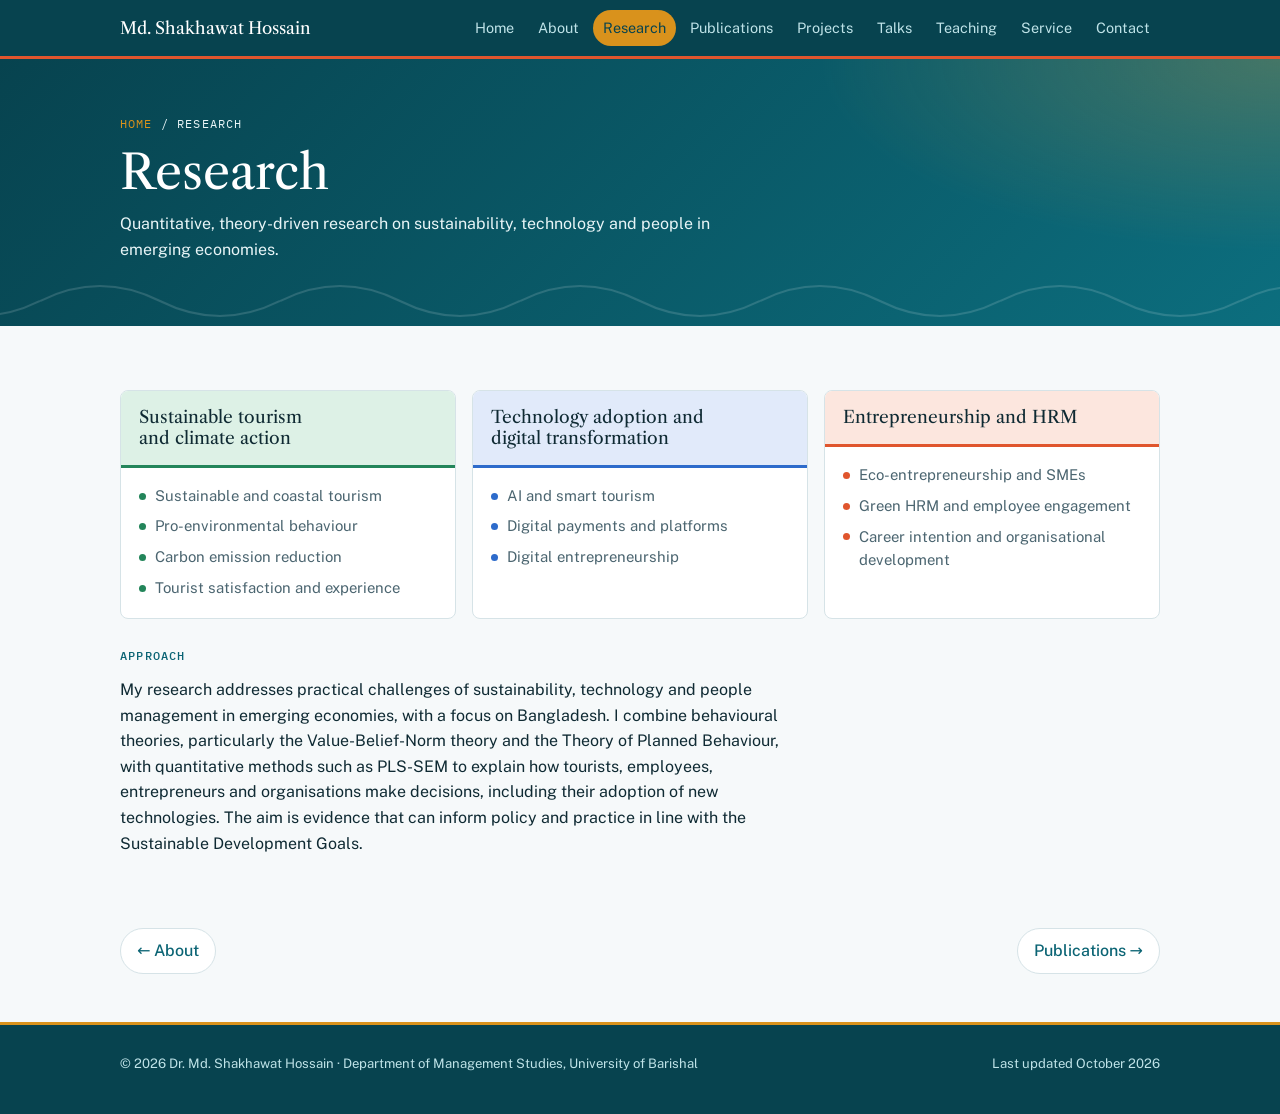
<file: research.html>
<!doctype html>
<html lang="en">
<head>
<meta charset="utf-8">
<meta name="viewport" content="width=device-width, initial-scale=1, viewport-fit=cover">
<style>*,*::before,*::after{box-sizing:border-box}body{margin:0}img{max-width:100%}[hidden]{display:none!important}</style>
<title>Research | Dr. Md. Shakhawat Hossain</title>
<meta name="description" content="Dr. Md. Shakhawat Hossain, Professor and Chairman, Department of Management Studies, University of Barishal, Bangladesh. Research in sustainable tourism, technology adoption, entrepreneurship and HRM.">
<link rel="preconnect" href="https://fonts.googleapis.com">
<link rel="preconnect" href="https://fonts.gstatic.com" crossorigin>
<link rel="stylesheet" href="https://fonts.googleapis.com/css2?family=Libre+Caslon+Text:ital,wght@0,400;0,700;1,400&family=Public+Sans:ital,wght@0,400;0,500;0,600;1,400&family=IBM+Plex+Mono:wght@400;500&display=swap">
<link rel="stylesheet" href="style.css">
</head>
<body>
<header class="bar">
  <div class="wrap">
    <a class="mark" href="index.html">Md. Shakhawat Hossain</a>
    <nav aria-label="Main"><ul><li><a href="index.html">Home</a></li><li><a href="about.html">About</a></li><li><a href="research.html" aria-current="page">Research</a></li><li><a href="publications.html">Publications</a></li><li><a href="projects.html">Projects</a></li><li><a href="talks.html">Talks</a></li><li><a href="teaching.html">Teaching</a></li><li><a href="service.html">Service</a></li><li><a href="contact.html">Contact</a></li></ul></nav>
  </div>
</header>
<main>
<div class="banner"><div class="wrap"><p class="crumb"><a href="index.html">Home</a> / Research</p><h1>Research</h1><p>Quantitative, theory-driven research on sustainability, technology and people in emerging economies.</p></div></div>
<section id="research" class="solo">
    <div class="wrap">
      
      <div class="body">
        <div class="themes">
          <div class="theme">
            <h3>Sustainable tourism and climate action</h3>
            <ul><li>Sustainable and coastal tourism</li><li>Pro-environmental behaviour</li><li>Carbon emission reduction</li><li>Tourist satisfaction and experience</li></ul>
          </div>
          <div class="theme">
            <h3>Technology adoption and digital transformation</h3>
            <ul><li>AI and smart tourism</li><li>Digital payments and platforms</li><li>Digital entrepreneurship</li></ul>
          </div>
          <div class="theme">
            <h3>Entrepreneurship and HRM</h3>
            <ul><li>Eco-entrepreneurship and SMEs</li><li>Green HRM and employee engagement</li><li>Career intention and organisational development</li></ul>
          </div>
        </div>
        <div class="prose">
          <h3 class="sub">Approach</h3>
          <p>My research addresses practical challenges of sustainability, technology and people management in emerging economies, with a focus on Bangladesh. I combine behavioural theories, particularly the Value-Belief-Norm theory and the Theory of Planned Behaviour, with quantitative methods such as PLS-SEM to explain how tourists, employees, entrepreneurs and organisations make decisions, including their adoption of new technologies. The aim is evidence that can inform policy and practice in line with the Sustainable Development Goals.</p>
        </div>
      </div>
    </div>
  </section>
<div class="wrap pager"><a href="about.html">← About</a><a href="publications.html">Publications →</a></div>
</main>
<footer>
  <div class="wrap">
    <span>© 2026 Dr. Md. Shakhawat Hossain · Department of Management Studies, University of Barishal</span>
    <span>Last updated October 2026</span>
  </div>
</footer>
<script>
(function () {
  var input = document.getElementById('pubsearch');
  if (input) {
    var count = document.getElementById('pubcount');
    var empty = document.getElementById('pubempty');
    var groups = Array.prototype.slice.call(document.querySelectorAll('#publist .yeargroup'));
    var total = document.querySelectorAll('#publist .pub').length;
    var run = function () {
      var q = (input.value || '').trim().toLowerCase(), shown = 0;
      groups.forEach(function (g) {
        var n = 0;
        g.querySelectorAll('.pub').forEach(function (li) {
          var hit = !q || li.textContent.toLowerCase().indexOf(q) !== -1;
          li.hidden = !hit; if (hit) n++;
        });
        g.hidden = n === 0;
        var c = g.querySelector('.count'); if (c) c.textContent = n;
        shown += n;
      });
      count.textContent = q ? shown + ' of ' + total + ' shown' : total + ' articles';
      empty.hidden = shown !== 0;
    };
    input.addEventListener('input', run); run();
  }
  var cur = document.querySelector('.bar nav a[aria-current]'), nv = document.querySelector('.bar nav');
  if (cur && nv && nv.scrollWidth > nv.clientWidth) nv.scrollLeft = cur.offsetLeft - (nv.clientWidth - cur.offsetWidth) / 2;
  var btn = document.getElementById('copybtn');
  if (btn) btn.addEventListener('click', function () {
    var el = document.getElementById('email');
    var selectIt = function () { var r = document.createRange(); r.selectNodeContents(el); var s = window.getSelection(); s.removeAllRanges(); s.addRange(r); btn.textContent = 'Selected'; };
    if (navigator.clipboard && navigator.clipboard.writeText) navigator.clipboard.writeText(el.textContent).then(function () { btn.textContent = 'Copied'; }, selectIt);
    else selectIt();
    setTimeout(function () { btn.textContent = 'Copy'; }, 2000);
  });
})();
</script>
</body>
</html>
</file>
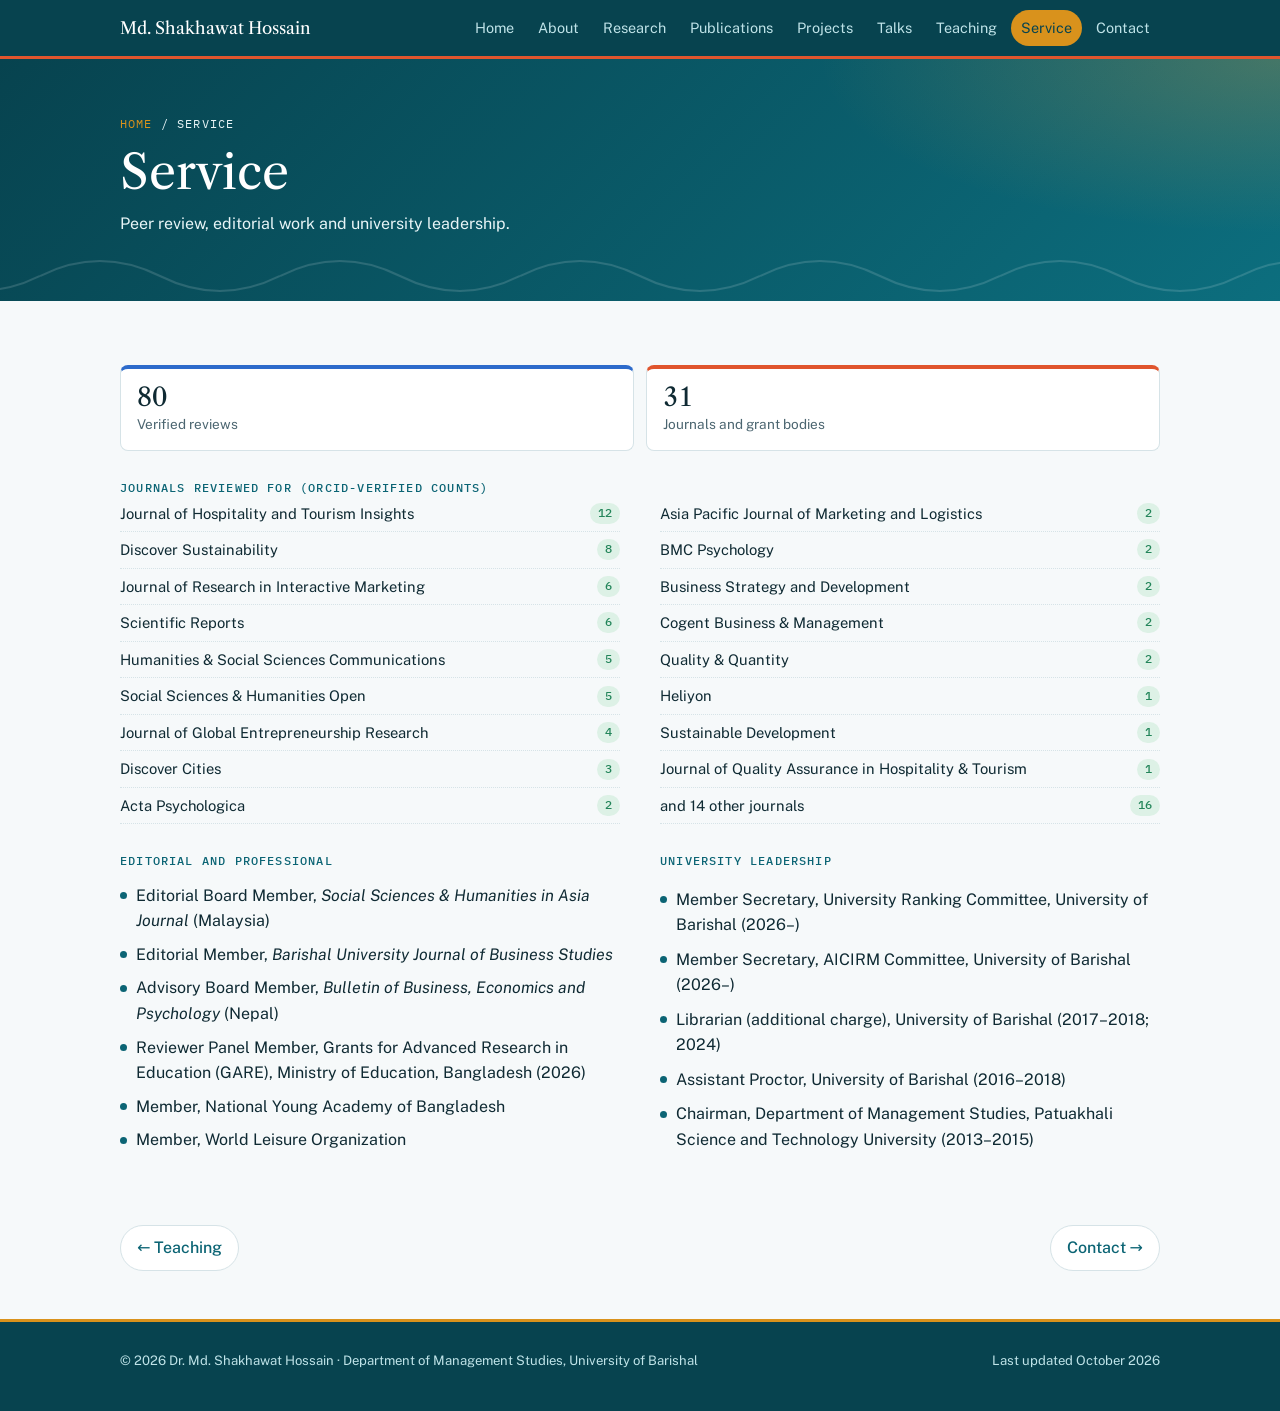
<file: service.html>
<!doctype html>
<html lang="en">
<head>
<meta charset="utf-8">
<meta name="viewport" content="width=device-width, initial-scale=1, viewport-fit=cover">
<style>*,*::before,*::after{box-sizing:border-box}body{margin:0}img{max-width:100%}[hidden]{display:none!important}</style>
<title>Service | Dr. Md. Shakhawat Hossain</title>
<meta name="description" content="Dr. Md. Shakhawat Hossain, Professor and Chairman, Department of Management Studies, University of Barishal, Bangladesh. Research in sustainable tourism, technology adoption, entrepreneurship and HRM.">
<link rel="preconnect" href="https://fonts.googleapis.com">
<link rel="preconnect" href="https://fonts.gstatic.com" crossorigin>
<link rel="stylesheet" href="https://fonts.googleapis.com/css2?family=Libre+Caslon+Text:ital,wght@0,400;0,700;1,400&family=Public+Sans:ital,wght@0,400;0,500;0,600;1,400&family=IBM+Plex+Mono:wght@400;500&display=swap">
<link rel="stylesheet" href="style.css">
</head>
<body>
<header class="bar">
  <div class="wrap">
    <a class="mark" href="index.html">Md. Shakhawat Hossain</a>
    <nav aria-label="Main"><ul><li><a href="index.html">Home</a></li><li><a href="about.html">About</a></li><li><a href="research.html">Research</a></li><li><a href="publications.html">Publications</a></li><li><a href="projects.html">Projects</a></li><li><a href="talks.html">Talks</a></li><li><a href="teaching.html">Teaching</a></li><li><a href="service.html" aria-current="page">Service</a></li><li><a href="contact.html">Contact</a></li></ul></nav>
  </div>
</header>
<main>
<div class="banner"><div class="wrap"><p class="crumb"><a href="index.html">Home</a> / Service</p><h1>Service</h1><p>Peer review, editorial work and university leadership.</p></div></div>
<section id="service" class="solo">
    <div class="wrap">
      
      <div class="body">
        <div class="figure">
          <div><b>80</b><small>Verified reviews</small></div>
          <div><b>31</b><small>Journals and grant bodies</small></div>
        </div>
        <div>
          <h3 class="sub">Journals reviewed for (ORCID-verified counts)</h3>
          <ul class="reviews">
            <li><span>Journal of Hospitality and Tourism Insights</span><span>12</span></li>
            <li><span>Discover Sustainability</span><span>8</span></li>
            <li><span>Journal of Research in Interactive Marketing</span><span>6</span></li>
            <li><span>Scientific Reports</span><span>6</span></li>
            <li><span>Humanities &amp; Social Sciences Communications</span><span>5</span></li>
            <li><span>Social Sciences &amp; Humanities Open</span><span>5</span></li>
            <li><span>Journal of Global Entrepreneurship Research</span><span>4</span></li>
            <li><span>Discover Cities</span><span>3</span></li>
            <li><span>Acta Psychologica</span><span>2</span></li>
            <li><span>Asia Pacific Journal of Marketing and Logistics</span><span>2</span></li>
            <li><span>BMC Psychology</span><span>2</span></li>
            <li><span>Business Strategy and Development</span><span>2</span></li>
            <li><span>Cogent Business &amp; Management</span><span>2</span></li>
            <li><span>Quality &amp; Quantity</span><span>2</span></li>
            <li><span>Heliyon</span><span>1</span></li>
            <li><span>Sustainable Development</span><span>1</span></li>
            <li><span>Journal of Quality Assurance in Hospitality &amp; Tourism</span><span>1</span></li>
            <li><span>and 14 other journals</span><span>16</span></li>
          </ul>
        </div>
        <div class="cols">
          <div class="prose">
            <h3 class="sub">Editorial and professional</h3>
            <ul class="plain">
              <li>Editorial Board Member, <i>Social Sciences &amp; Humanities in Asia Journal</i> (Malaysia)</li>
              <li>Editorial Member, <i>Barishal University Journal of Business Studies</i></li>
              <li>Advisory Board Member, <i>Bulletin of Business, Economics and Psychology</i> (Nepal)</li>
              <li>Reviewer Panel Member, Grants for Advanced Research in Education (GARE), Ministry of Education, Bangladesh (2026)</li>
              <li>Member, National Young Academy of Bangladesh</li>
              <li>Member, World Leisure Organization</li>
            </ul>
          </div>
          <div class="prose">
            <h3 class="sub">University leadership</h3>
            <ul class="plain">
              <li>Member Secretary, University Ranking Committee, University of Barishal (2026–)</li>
              <li>Member Secretary, AICIRM Committee, University of Barishal (2026–)</li>
              <li>Librarian (additional charge), University of Barishal (2017–2018; 2024)</li>
              <li>Assistant Proctor, University of Barishal (2016–2018)</li>
              <li>Chairman, Department of Management Studies, Patuakhali Science and Technology University (2013–2015)</li>
            </ul>
          </div>
        </div>
      </div>
    </div>
  </section>
<div class="wrap pager"><a href="teaching.html">← Teaching</a><a href="contact.html">Contact →</a></div>
</main>
<footer>
  <div class="wrap">
    <span>© 2026 Dr. Md. Shakhawat Hossain · Department of Management Studies, University of Barishal</span>
    <span>Last updated October 2026</span>
  </div>
</footer>
<script>
(function () {
  var input = document.getElementById('pubsearch');
  if (input) {
    var count = document.getElementById('pubcount');
    var empty = document.getElementById('pubempty');
    var groups = Array.prototype.slice.call(document.querySelectorAll('#publist .yeargroup'));
    var total = document.querySelectorAll('#publist .pub').length;
    var run = function () {
      var q = (input.value || '').trim().toLowerCase(), shown = 0;
      groups.forEach(function (g) {
        var n = 0;
        g.querySelectorAll('.pub').forEach(function (li) {
          var hit = !q || li.textContent.toLowerCase().indexOf(q) !== -1;
          li.hidden = !hit; if (hit) n++;
        });
        g.hidden = n === 0;
        var c = g.querySelector('.count'); if (c) c.textContent = n;
        shown += n;
      });
      count.textContent = q ? shown + ' of ' + total + ' shown' : total + ' articles';
      empty.hidden = shown !== 0;
    };
    input.addEventListener('input', run); run();
  }
  var cur = document.querySelector('.bar nav a[aria-current]'), nv = document.querySelector('.bar nav');
  if (cur && nv && nv.scrollWidth > nv.clientWidth) nv.scrollLeft = cur.offsetLeft - (nv.clientWidth - cur.offsetWidth) / 2;
  var btn = document.getElementById('copybtn');
  if (btn) btn.addEventListener('click', function () {
    var el = document.getElementById('email');
    var selectIt = function () { var r = document.createRange(); r.selectNodeContents(el); var s = window.getSelection(); s.removeAllRanges(); s.addRange(r); btn.textContent = 'Selected'; };
    if (navigator.clipboard && navigator.clipboard.writeText) navigator.clipboard.writeText(el.textContent).then(function () { btn.textContent = 'Copied'; }, selectIt);
    else selectIt();
    setTimeout(function () { btn.textContent = 'Copy'; }, 2000);
  });
})();
</script>
</body>
</html>
</file>
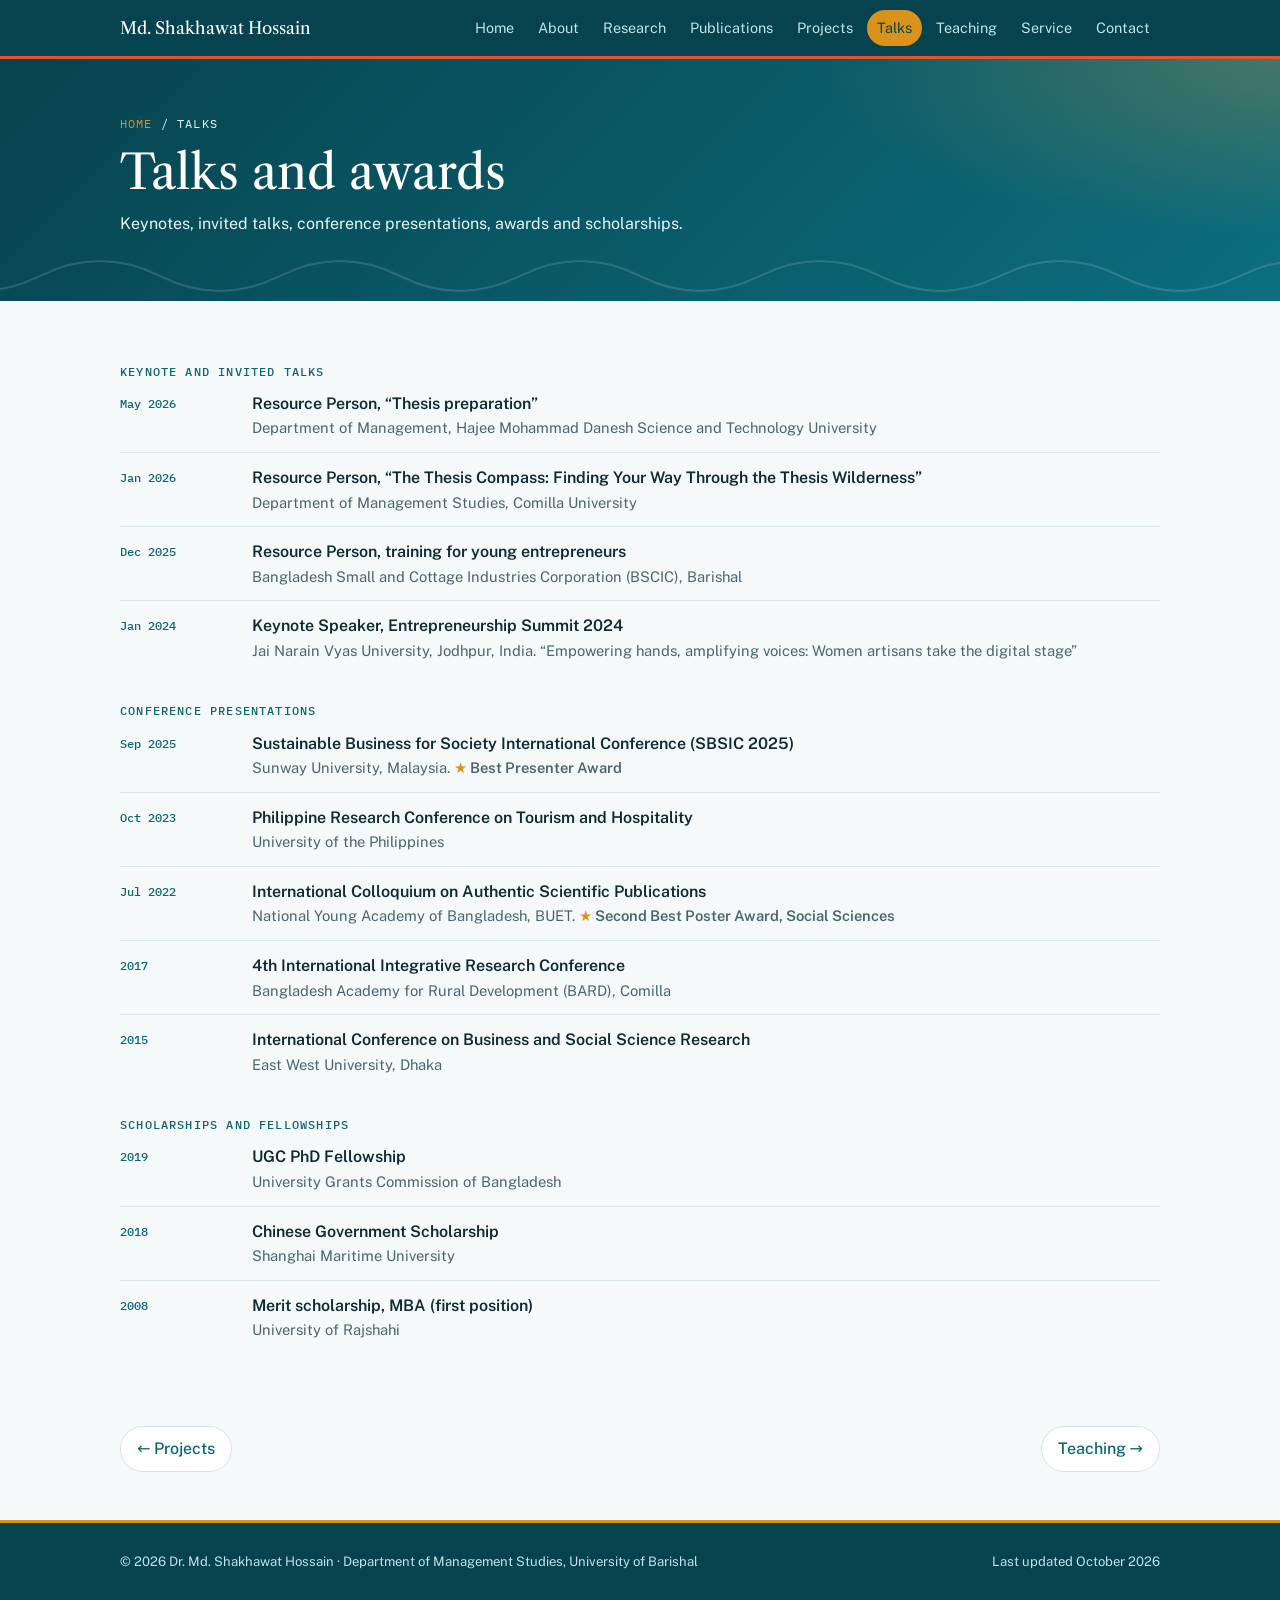
<file: talks.html>
<!doctype html>
<html lang="en">
<head>
<meta charset="utf-8">
<meta name="viewport" content="width=device-width, initial-scale=1, viewport-fit=cover">
<style>*,*::before,*::after{box-sizing:border-box}body{margin:0}img{max-width:100%}[hidden]{display:none!important}</style>
<title>Talks and awards | Dr. Md. Shakhawat Hossain</title>
<meta name="description" content="Dr. Md. Shakhawat Hossain, Professor and Chairman, Department of Management Studies, University of Barishal, Bangladesh. Research in sustainable tourism, technology adoption, entrepreneurship and HRM.">
<link rel="preconnect" href="https://fonts.googleapis.com">
<link rel="preconnect" href="https://fonts.gstatic.com" crossorigin>
<link rel="stylesheet" href="https://fonts.googleapis.com/css2?family=Libre+Caslon+Text:ital,wght@0,400;0,700;1,400&family=Public+Sans:ital,wght@0,400;0,500;0,600;1,400&family=IBM+Plex+Mono:wght@400;500&display=swap">
<link rel="stylesheet" href="style.css">
</head>
<body>
<header class="bar">
  <div class="wrap">
    <a class="mark" href="index.html">Md. Shakhawat Hossain</a>
    <nav aria-label="Main"><ul><li><a href="index.html">Home</a></li><li><a href="about.html">About</a></li><li><a href="research.html">Research</a></li><li><a href="publications.html">Publications</a></li><li><a href="projects.html">Projects</a></li><li><a href="talks.html" aria-current="page">Talks</a></li><li><a href="teaching.html">Teaching</a></li><li><a href="service.html">Service</a></li><li><a href="contact.html">Contact</a></li></ul></nav>
  </div>
</header>
<main>
<div class="banner"><div class="wrap"><p class="crumb"><a href="index.html">Home</a> / Talks</p><h1>Talks and awards</h1><p>Keynotes, invited talks, conference presentations, awards and scholarships.</p></div></div>
<section id="talks" class="solo">
    <div class="wrap">
      
      <div class="body">
        <div>
          <h3 class="sub">Keynote and invited talks</h3>
          <ul class="tl">
            <li><span class="when">May 2026</span><span class="what"><b>Resource Person, &ldquo;Thesis preparation&rdquo;</b><span>Department of Management, Hajee Mohammad Danesh Science and Technology University</span></span></li>
            <li><span class="when">Jan 2026</span><span class="what"><b>Resource Person, &ldquo;The Thesis Compass: Finding Your Way Through the Thesis Wilderness&rdquo;</b><span>Department of Management Studies, Comilla University</span></span></li>
            <li><span class="when">Dec 2025</span><span class="what"><b>Resource Person, training for young entrepreneurs</b><span>Bangladesh Small and Cottage Industries Corporation (BSCIC), Barishal</span></span></li>
            <li><span class="when">Jan 2024</span><span class="what"><b>Keynote Speaker, Entrepreneurship Summit 2024</b><span>Jai Narain Vyas University, Jodhpur, India. &ldquo;Empowering hands, amplifying voices: Women artisans take the digital stage&rdquo;</span></span></li>
          </ul>
        </div>
        <div>
          <h3 class="sub">Conference presentations</h3>
          <ul class="tl">
            <li><span class="when">Sep 2025</span><span class="what"><b>Sustainable Business for Society International Conference (SBSIC 2025)</b><span>Sunway University, Malaysia. <span class="award">Best Presenter Award</span></span></span></li>
            <li><span class="when">Oct 2023</span><span class="what"><b>Philippine Research Conference on Tourism and Hospitality</b><span>University of the Philippines</span></span></li>
            <li><span class="when">Jul 2022</span><span class="what"><b>International Colloquium on Authentic Scientific Publications</b><span>National Young Academy of Bangladesh, BUET. <span class="award">Second Best Poster Award, Social Sciences</span></span></span></li>
            <li><span class="when">2017</span><span class="what"><b>4th International Integrative Research Conference</b><span>Bangladesh Academy for Rural Development (BARD), Comilla</span></span></li>
            <li><span class="when">2015</span><span class="what"><b>International Conference on Business and Social Science Research</b><span>East West University, Dhaka</span></span></li>
          </ul>
        </div>
        <div>
          <h3 class="sub">Scholarships and fellowships</h3>
          <ul class="tl">
            <li><span class="when">2019</span><span class="what"><b>UGC PhD Fellowship</b><span>University Grants Commission of Bangladesh</span></span></li>
            <li><span class="when">2018</span><span class="what"><b>Chinese Government Scholarship</b><span>Shanghai Maritime University</span></span></li>
            <li><span class="when">2008</span><span class="what"><b>Merit scholarship, MBA (first position)</b><span>University of Rajshahi</span></span></li>
          </ul>
        </div>
      </div>
    </div>
  </section>
<div class="wrap pager"><a href="projects.html">← Projects</a><a href="teaching.html">Teaching →</a></div>
</main>
<footer>
  <div class="wrap">
    <span>© 2026 Dr. Md. Shakhawat Hossain · Department of Management Studies, University of Barishal</span>
    <span>Last updated October 2026</span>
  </div>
</footer>
<script>
(function () {
  var input = document.getElementById('pubsearch');
  if (input) {
    var count = document.getElementById('pubcount');
    var empty = document.getElementById('pubempty');
    var groups = Array.prototype.slice.call(document.querySelectorAll('#publist .yeargroup'));
    var total = document.querySelectorAll('#publist .pub').length;
    var run = function () {
      var q = (input.value || '').trim().toLowerCase(), shown = 0;
      groups.forEach(function (g) {
        var n = 0;
        g.querySelectorAll('.pub').forEach(function (li) {
          var hit = !q || li.textContent.toLowerCase().indexOf(q) !== -1;
          li.hidden = !hit; if (hit) n++;
        });
        g.hidden = n === 0;
        var c = g.querySelector('.count'); if (c) c.textContent = n;
        shown += n;
      });
      count.textContent = q ? shown + ' of ' + total + ' shown' : total + ' articles';
      empty.hidden = shown !== 0;
    };
    input.addEventListener('input', run); run();
  }
  var cur = document.querySelector('.bar nav a[aria-current]'), nv = document.querySelector('.bar nav');
  if (cur && nv && nv.scrollWidth > nv.clientWidth) nv.scrollLeft = cur.offsetLeft - (nv.clientWidth - cur.offsetWidth) / 2;
  var btn = document.getElementById('copybtn');
  if (btn) btn.addEventListener('click', function () {
    var el = document.getElementById('email');
    var selectIt = function () { var r = document.createRange(); r.selectNodeContents(el); var s = window.getSelection(); s.removeAllRanges(); s.addRange(r); btn.textContent = 'Selected'; };
    if (navigator.clipboard && navigator.clipboard.writeText) navigator.clipboard.writeText(el.textContent).then(function () { btn.textContent = 'Copied'; }, selectIt);
    else selectIt();
    setTimeout(function () { btn.textContent = 'Copy'; }, 2000);
  });
})();
</script>
</body>
</html>
</file>
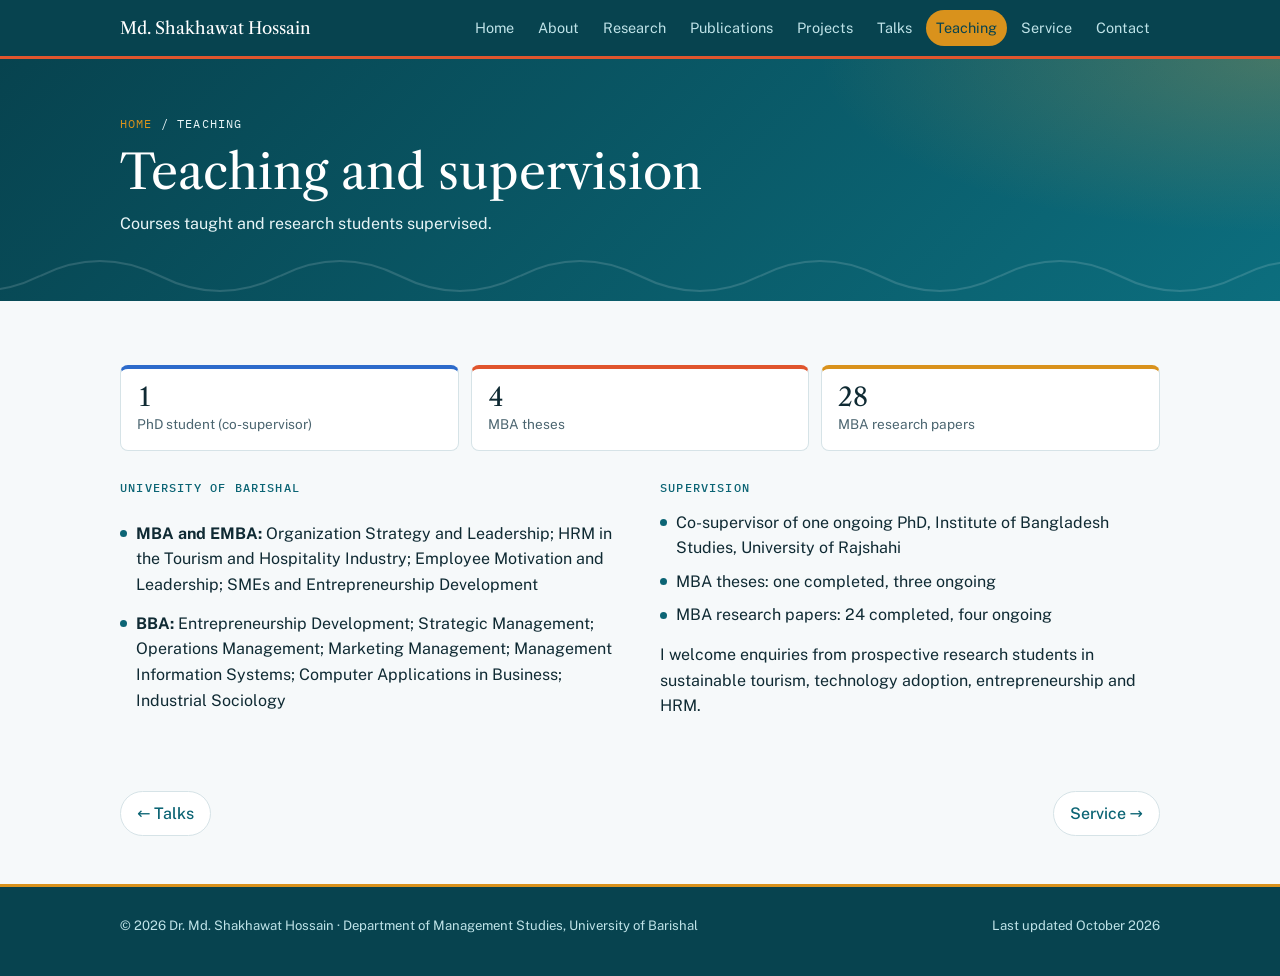
<file: teaching.html>
<!doctype html>
<html lang="en">
<head>
<meta charset="utf-8">
<meta name="viewport" content="width=device-width, initial-scale=1, viewport-fit=cover">
<style>*,*::before,*::after{box-sizing:border-box}body{margin:0}img{max-width:100%}[hidden]{display:none!important}</style>
<title>Teaching and supervision | Dr. Md. Shakhawat Hossain</title>
<meta name="description" content="Dr. Md. Shakhawat Hossain, Professor and Chairman, Department of Management Studies, University of Barishal, Bangladesh. Research in sustainable tourism, technology adoption, entrepreneurship and HRM.">
<link rel="preconnect" href="https://fonts.googleapis.com">
<link rel="preconnect" href="https://fonts.gstatic.com" crossorigin>
<link rel="stylesheet" href="https://fonts.googleapis.com/css2?family=Libre+Caslon+Text:ital,wght@0,400;0,700;1,400&family=Public+Sans:ital,wght@0,400;0,500;0,600;1,400&family=IBM+Plex+Mono:wght@400;500&display=swap">
<link rel="stylesheet" href="style.css">
</head>
<body>
<header class="bar">
  <div class="wrap">
    <a class="mark" href="index.html">Md. Shakhawat Hossain</a>
    <nav aria-label="Main"><ul><li><a href="index.html">Home</a></li><li><a href="about.html">About</a></li><li><a href="research.html">Research</a></li><li><a href="publications.html">Publications</a></li><li><a href="projects.html">Projects</a></li><li><a href="talks.html">Talks</a></li><li><a href="teaching.html" aria-current="page">Teaching</a></li><li><a href="service.html">Service</a></li><li><a href="contact.html">Contact</a></li></ul></nav>
  </div>
</header>
<main>
<div class="banner"><div class="wrap"><p class="crumb"><a href="index.html">Home</a> / Teaching</p><h1>Teaching and supervision</h1><p>Courses taught and research students supervised.</p></div></div>
<section id="teaching" class="solo">
    <div class="wrap">
      
      <div class="body">
        <div class="figure">
          <div><b>1</b><small>PhD student (co-supervisor)</small></div>
          <div><b>4</b><small>MBA theses</small></div>
          <div><b>28</b><small>MBA research papers</small></div>
        </div>
        <div class="cols">
          <div class="prose">
            <h3 class="sub">University of Barishal</h3>
            <ul class="plain">
              <li><b>MBA and EMBA:</b> Organization Strategy and Leadership; HRM in the Tourism and Hospitality Industry; Employee Motivation and Leadership; SMEs and Entrepreneurship Development</li>
              <li><b>BBA:</b> Entrepreneurship Development; Strategic Management; Operations Management; Marketing Management; Management Information Systems; Computer Applications in Business; Industrial Sociology</li>
            </ul>
          </div>
          <div class="prose">
            <h3 class="sub">Supervision</h3>
            <ul class="plain">
              <li>Co-supervisor of one ongoing PhD, Institute of Bangladesh Studies, University of Rajshahi</li>
              <li>MBA theses: one completed, three ongoing</li>
              <li>MBA research papers: 24 completed, four ongoing</li>
            </ul>
            <p>I welcome enquiries from prospective research students in sustainable tourism, technology adoption, entrepreneurship and HRM.</p>
          </div>
        </div>
      </div>
    </div>
  </section>
<div class="wrap pager"><a href="talks.html">← Talks</a><a href="service.html">Service →</a></div>
</main>
<footer>
  <div class="wrap">
    <span>© 2026 Dr. Md. Shakhawat Hossain · Department of Management Studies, University of Barishal</span>
    <span>Last updated October 2026</span>
  </div>
</footer>
<script>
(function () {
  var input = document.getElementById('pubsearch');
  if (input) {
    var count = document.getElementById('pubcount');
    var empty = document.getElementById('pubempty');
    var groups = Array.prototype.slice.call(document.querySelectorAll('#publist .yeargroup'));
    var total = document.querySelectorAll('#publist .pub').length;
    var run = function () {
      var q = (input.value || '').trim().toLowerCase(), shown = 0;
      groups.forEach(function (g) {
        var n = 0;
        g.querySelectorAll('.pub').forEach(function (li) {
          var hit = !q || li.textContent.toLowerCase().indexOf(q) !== -1;
          li.hidden = !hit; if (hit) n++;
        });
        g.hidden = n === 0;
        var c = g.querySelector('.count'); if (c) c.textContent = n;
        shown += n;
      });
      count.textContent = q ? shown + ' of ' + total + ' shown' : total + ' articles';
      empty.hidden = shown !== 0;
    };
    input.addEventListener('input', run); run();
  }
  var cur = document.querySelector('.bar nav a[aria-current]'), nv = document.querySelector('.bar nav');
  if (cur && nv && nv.scrollWidth > nv.clientWidth) nv.scrollLeft = cur.offsetLeft - (nv.clientWidth - cur.offsetWidth) / 2;
  var btn = document.getElementById('copybtn');
  if (btn) btn.addEventListener('click', function () {
    var el = document.getElementById('email');
    var selectIt = function () { var r = document.createRange(); r.selectNodeContents(el); var s = window.getSelection(); s.removeAllRanges(); s.addRange(r); btn.textContent = 'Selected'; };
    if (navigator.clipboard && navigator.clipboard.writeText) navigator.clipboard.writeText(el.textContent).then(function () { btn.textContent = 'Copied'; }, selectIt);
    else selectIt();
    setTimeout(function () { btn.textContent = 'Copy'; }, 2000);
  });
})();
</script>
</body>
</html>
</file>
<file: style.css>
/* Layout: full-bleed sea-teal hero band, then label + content columns per section; alternating tinted bands; collapses to one column on phones. */
:root {
  --bg: #F6F9FA;
  --tint: #EAF3F4;
  --surface: #FFFFFF;
  --ink: #0F2A33;
  --muted: #4B6570;
  --line: #D6E3E7;
  --sea: #0B6474;        /* Bay of Bengal teal */
  --coral: #E0552D;      /* sunset over Kuakata */
  --gold: #D9921C;       /* jute gold */
  --leaf: #23855A;       /* Sundarbans mangrove */
  --sky: #2D6BCB;
  --sea-soft: #DCEFF2; --coral-soft: #FCE6DE; --gold-soft: #FBEFD6; --leaf-soft: #DDF1E6; --sky-soft: #E1EAFA;
  --hero-a: #07434F; --hero-b: #0C6E7E; --hero-ink: #FFFFFF; --hero-muted: #BFE3E8;
  --f-display: "Libre Caslon Text", "Iowan Old Style", Georgia, serif;
  --f-body: "Public Sans", "Segoe UI", system-ui, -apple-system, sans-serif;
  --f-mono: "IBM Plex Mono", ui-monospace, "SFMono-Regular", Consolas, monospace;
  --step-1: 1.2rem;
  --step-2: 1.6rem;
  --step-3: clamp(2rem, 1.3rem + 2.6vw, 3rem);
}
@media (prefers-color-scheme: dark) {
  :root:not([data-theme="light"]) {
    --bg: #0A161A; --tint: #0F2026; --surface: #13262D; --ink: #E5EFF1; --muted: #9BB2B9; --line: #223B44;
    --sea: #4DBACB; --coral: #FF7D57; --gold: #F0B550; --leaf: #5BC78D; --sky: #7FA9F3;
    --sea-soft: #133640; --coral-soft: #3A1F17; --gold-soft: #35290F; --leaf-soft: #13301F; --sky-soft: #172843;
    --hero-a: #052C34; --hero-b: #0A5361; --hero-ink: #FFFFFF; --hero-muted: #A9D6DD; color-scheme: dark;
  }
}
:root[data-theme="dark"] {
  --bg: #0A161A; --tint: #0F2026; --surface: #13262D; --ink: #E5EFF1; --muted: #9BB2B9; --line: #223B44;
  --sea: #4DBACB; --coral: #FF7D57; --gold: #F0B550; --leaf: #5BC78D; --sky: #7FA9F3;
  --sea-soft: #133640; --coral-soft: #3A1F17; --gold-soft: #35290F; --leaf-soft: #13301F; --sky-soft: #172843;
  --hero-a: #052C34; --hero-b: #0A5361; --hero-ink: #FFFFFF; --hero-muted: #A9D6DD; color-scheme: dark;
}

html { scroll-behavior: smooth; scroll-padding-top: 72px; }
@media (prefers-reduced-motion: reduce) { html { scroll-behavior: auto; } * { animation: none !important; transition: none !important; } }
body { background: var(--bg); color: var(--ink); font-family: var(--f-body); font-size: 16px; line-height: 1.6; -webkit-font-smoothing: antialiased; }
a { color: var(--sea); text-decoration-thickness: 1px; text-underline-offset: 3px; }
a:hover { color: var(--coral); }
:focus-visible { outline: 2px solid var(--coral); outline-offset: 3px; border-radius: 2px; }
h1, h2, h3 { font-family: var(--f-display); font-weight: 400; text-wrap: balance; margin: 0; line-height: 1.2; }
p { margin: 0; }
ul, ol { margin: 0; padding: 0; }
.wrap { max-width: 1120px; margin-inline: auto; padding-inline: clamp(16px, 4vw, 40px); }

/* Top bar */
.bar { position: sticky; top: env(safe-area-inset-top, 0px); z-index: 10; background: var(--hero-a); border-bottom: 3px solid var(--coral); }
.bar .wrap { display: flex; align-items: center; gap: 24px; min-height: 56px; }
.bar .mark { font-family: var(--f-display); font-size: 1.05rem; color: var(--hero-ink); text-decoration: none; white-space: nowrap; }
.bar nav { min-width: 0; overflow-x: auto; scrollbar-width: none; margin-left: auto; }
.bar nav::-webkit-scrollbar { display: none; }
.bar nav ul { list-style: none; display: flex; gap: 4px; }
.bar nav a { color: var(--hero-muted); text-decoration: none; font-size: .9rem; white-space: nowrap; padding: 6px 10px; border-radius: 999px; display: inline-block; }
.bar nav a:hover { color: var(--hero-a); background: var(--gold); }
@media (max-width: 760px) {
  .bar .wrap { flex-direction: column; align-items: stretch; gap: 4px; padding-block: 10px 8px; }
  .bar nav { margin-left: -10px; }
}

/* Hero band */
.hero {
  position: relative; overflow: hidden; color: var(--hero-ink);
  background:
    radial-gradient(60% 80% at 100% 0%, rgba(233,162,59,.28), transparent 60%),
    radial-gradient(50% 70% at 0% 100%, rgba(224,85,45,.22), transparent 60%),
    linear-gradient(135deg, var(--hero-a), var(--hero-b));
  padding-block: clamp(40px, 6vw, 80px) clamp(64px, 8vw, 100px);
}
.hero::after { /* delta waves */
  content: ""; position: absolute; left: 0; right: 0; bottom: 0; height: 70px; pointer-events: none;
  background-image: url("data:image/svg+xml,%3Csvg xmlns='http://www.w3.org/2000/svg' width='240' height='70' viewBox='0 0 240 70'%3E%3Cpath d='M0 30 C40 10 80 10 120 30 S200 50 240 30' fill='none' stroke='%23ffffff' stroke-opacity='.14' stroke-width='2'/%3E%3Cpath d='M0 48 C40 28 80 28 120 48 S200 68 240 48' fill='none' stroke='%23ffffff' stroke-opacity='.09' stroke-width='2'/%3E%3C/svg%3E");
  background-repeat: repeat-x; background-position: bottom;
}
.hero .wrap { position: relative; z-index: 1; display: grid; grid-template-columns: 240px minmax(0, 1fr); gap: clamp(24px, 4vw, 60px); align-items: start; }
.portrait { width: 240px; height: auto; max-width: 100%; aspect-ratio: 341 / 512; object-fit: cover; border-radius: 8px; display: block;
  border: 4px solid #ffffff; box-shadow: 14px 14px 0 var(--gold); }
.coords { font-family: var(--f-mono); font-size: .72rem; letter-spacing: .08em; color: var(--hero-muted); margin-top: 22px; }
.eyebrow { display: inline-block; font-family: var(--f-mono); font-size: .74rem; letter-spacing: .12em; text-transform: uppercase;
  color: #3A2405; background: var(--gold); padding: 4px 10px; border-radius: 3px; }
.hero h1 { font-size: var(--step-3); margin-top: 16px; color: var(--hero-ink); }
.role { font-size: var(--step-1); margin-top: 12px; color: var(--hero-ink); }
.role span { color: var(--hero-muted); display: block; font-size: 1rem; margin-top: 2px; }
.lede { margin-top: 20px; max-width: 62ch; color: #E8F5F7; }
.metrics { display: grid; grid-template-columns: repeat(4, minmax(0, 1fr)); gap: 12px; margin-top: 28px; }
.metric { background: rgba(255,255,255,.08); border: 1px solid rgba(255,255,255,.16); border-top: 4px solid var(--gold); border-radius: 6px; padding: 12px 14px; }
.metric:nth-child(1) { border-top-color: #FF8A5F; }
.metric:nth-child(2) { border-top-color: #F3B54A; }
.metric:nth-child(3) { border-top-color: #6FD49C; }
.metric:nth-child(4) { border-top-color: #8DB6FF; }
.metric b { display: block; font-family: var(--f-display); font-weight: 400; font-size: var(--step-2); font-variant-numeric: tabular-nums; line-height: 1.1; color: #ffffff; }
.metric small { font-family: var(--f-mono); font-size: .68rem; letter-spacing: .08em; text-transform: uppercase; color: var(--hero-muted); }
.metrics-note { font-size: .78rem; color: var(--hero-muted); margin-top: 10px; }
.profiles { display: flex; flex-wrap: wrap; gap: 8px; margin-top: 22px; list-style: none; }
.profiles a { display: inline-block; font-size: .85rem; font-weight: 500; text-decoration: none; color: var(--hero-a);
  background: #ffffff; padding: 7px 14px; border-radius: 999px; transition: background .15s, transform .15s; }
.profiles a:hover { background: var(--gold); color: #2A1A03; transform: translateY(-1px); }
@media (max-width: 760px) {
  .hero .wrap { grid-template-columns: 1fr; }
  .portrait { width: 160px; box-shadow: 10px 10px 0 var(--gold); }
  .metrics { grid-template-columns: repeat(2, minmax(0, 1fr)); }
}

/* Sections */
section { padding-block: clamp(40px, 5vw, 64px); }
section:nth-of-type(even) { background: var(--tint); }
section > .wrap { display: grid; grid-template-columns: 210px minmax(0, 1fr); gap: clamp(20px, 4vw, 56px); }
section h2 { font-size: var(--step-2); color: var(--ink); }
section h2::after { content: ""; display: block; width: 44px; height: 4px; border-radius: 2px; margin-top: 12px; background: var(--coral); }
#research h2::after { background: var(--leaf); }
#publications h2::after { background: var(--sea); }
#projects h2::after { background: var(--gold); }
#talks h2::after { background: var(--coral); }
#teaching h2::after { background: var(--sky); }
#service h2::after { background: var(--leaf); }
#contact h2::after { background: var(--gold); }
.sec-note { font-size: .86rem; color: var(--muted); margin-top: 12px; max-width: 24ch; }
.body { display: grid; gap: 30px; min-width: 0; }
.body > p, .prose p { max-width: 66ch; }
.prose { display: grid; gap: 14px; }
h3.sub { font-family: var(--f-mono); font-size: .74rem; letter-spacing: .1em; text-transform: uppercase; color: var(--sea); font-weight: 500; }
@media (max-width: 760px) { section > .wrap { grid-template-columns: 1fr; } .sec-note { max-width: none; } }

/* Research themes */
.themes { display: grid; grid-template-columns: repeat(3, minmax(0, 1fr)); gap: 16px; }
.theme { --c: var(--sea); --cs: var(--sea-soft); background: var(--surface); border: 1px solid var(--line); border-radius: 8px; overflow: hidden; display: grid; align-content: start; }
.theme:nth-child(1) { --c: var(--leaf); --cs: var(--leaf-soft); }
.theme:nth-child(2) { --c: var(--sky); --cs: var(--sky-soft); }
.theme:nth-child(3) { --c: var(--coral); --cs: var(--coral-soft); }
.theme h3 { font-size: 1.08rem; background: var(--cs); color: var(--ink); padding: 16px 18px; border-bottom: 3px solid var(--c); }
.theme ul { list-style: none; display: grid; gap: 7px; font-size: .93rem; color: var(--muted); padding: 16px 18px 18px; }
.theme li { padding-left: 16px; position: relative; }
.theme li::before { content: ""; position: absolute; left: 0; top: .6em; width: 7px; height: 7px; border-radius: 50%; background: var(--c); }
@media (max-width: 860px) { .themes { grid-template-columns: 1fr; } }

/* Timelines */
.tl { list-style: none; display: grid; }
.tl li { display: grid; grid-template-columns: 116px minmax(0, 1fr); gap: 16px; padding-block: 12px; border-bottom: 1px solid var(--line); }
.tl li:last-child { border-bottom: 0; }
.tl .when { font-family: var(--f-mono); font-size: .78rem; color: var(--sea); font-weight: 500; font-variant-numeric: tabular-nums; padding-top: 3px; }
.tl .what b { font-weight: 600; }
.tl .what span { display: block; color: var(--muted); font-size: .92rem; }
.award { display: inline-block !important; color: var(--coral); font-weight: 600; }
.award::before { content: "★ "; color: var(--gold); }
@media (max-width: 480px) { .tl li { grid-template-columns: 1fr; gap: 2px; } }

/* Publications */
.pubtools { display: flex; flex-wrap: wrap; gap: 10px; align-items: center; }
.pubtools input { flex: 1 1 260px; min-width: 0; font: inherit; font-size: .95rem; color: var(--ink);
  background: var(--surface); border: 2px solid var(--line); border-radius: 999px; padding: 9px 16px; }
.pubtools input:focus { outline: none; border-color: var(--sea); }
.pubtools .hint { font-size: .82rem; color: var(--muted); }
.yeargroup { --c: var(--sea); display: grid; gap: 6px; }
.yeargroup:nth-child(5n+1) { --c: var(--coral); }
.yeargroup:nth-child(5n+2) { --c: var(--sea); }
.yeargroup:nth-child(5n+3) { --c: var(--leaf); }
.yeargroup:nth-child(5n+4) { --c: var(--gold); }
.yeargroup:nth-child(5n+5) { --c: var(--sky); }
.year { font-family: var(--f-display); font-size: 1.2rem; display: flex; align-items: center; gap: 10px; }
.year::before { content: ""; width: 12px; height: 12px; border-radius: 3px; background: var(--c); }
.year .count { font-family: var(--f-mono); font-size: .7rem; color: var(--muted); background: var(--surface); border: 1px solid var(--line); border-radius: 999px; padding: 1px 8px; }
.pubs { list-style: none; display: grid; gap: 10px; }
.pub { background: var(--surface); border: 1px solid var(--line); border-left: 4px solid var(--c, var(--sea)); border-radius: 6px; padding: 14px 16px; display: grid; gap: 8px; }
.cite { max-width: 76ch; }
.cite b { font-weight: 600; color: var(--sea); }
.meta { display: flex; flex-wrap: wrap; gap: 6px 8px; align-items: center; }
.doi { font-family: var(--f-mono); font-size: .76rem; overflow-wrap: anywhere; margin-right: 4px; }
.chip { font-family: var(--f-mono); font-size: .68rem; font-weight: 500; letter-spacing: .03em; padding: 2px 8px; border-radius: 999px; white-space: nowrap; color: var(--sea); background: var(--sea-soft); }
.chip.scopus { color: var(--coral); background: var(--coral-soft); }
.chip.wos { color: var(--sky); background: var(--sky-soft); }
.chip.abdc { color: var(--leaf); background: var(--leaf-soft); }
.chip.era { color: var(--gold); background: var(--gold-soft); }
.legend { display: flex; flex-wrap: wrap; gap: 6px; }
.empty { color: var(--muted); font-size: .92rem; }

/* Lists and figures */
.cols { display: grid; grid-template-columns: repeat(2, minmax(0, 1fr)); gap: 24px 40px; }
@media (max-width: 760px) { .cols { grid-template-columns: 1fr; } }
.plain { list-style: none; display: grid; gap: 8px; }
.plain li { padding-left: 16px; position: relative; }
.plain li::before { content: ""; position: absolute; left: 0; top: .6em; width: 7px; height: 7px; border-radius: 50%; background: var(--sea); }
.figure { display: grid; grid-template-columns: repeat(auto-fit, minmax(150px, 1fr)); gap: 12px; }
.figure div { background: var(--surface); border: 1px solid var(--line); border-radius: 8px; padding: 14px 16px; border-top: 4px solid var(--sky); }
.figure div:nth-child(2) { border-top-color: var(--coral); }
.figure div:nth-child(3) { border-top-color: var(--gold); }
.figure div b { display: block; font-family: var(--f-display); font-weight: 400; font-size: var(--step-2); line-height: 1.1; font-variant-numeric: tabular-nums; }
.figure div small { color: var(--muted); font-size: .85rem; }

.reviews { list-style: none; columns: 2; column-gap: 40px; font-size: .92rem; }
.reviews li { break-inside: avoid; display: flex; align-items: center; justify-content: space-between; gap: 12px; padding-block: 6px; border-bottom: 1px dotted var(--line); }
.reviews li span:last-child { font-family: var(--f-mono); font-size: .74rem; font-weight: 500; color: var(--leaf); background: var(--leaf-soft); border-radius: 999px; padding: 1px 8px; font-variant-numeric: tabular-nums; }
@media (max-width: 640px) { .reviews { columns: 1; } }

/* Contact */
.contact-grid { display: grid; grid-template-columns: repeat(2, minmax(0, 1fr)); gap: 16px; }
.contact-grid > div { background: var(--surface); border: 1px solid var(--line); border-radius: 8px; padding: 18px; }
@media (max-width: 640px) { .contact-grid { grid-template-columns: 1fr; } }
.email-row { display: flex; flex-wrap: wrap; gap: 10px; align-items: center; }
.email { font-family: var(--f-mono); font-size: .95rem; user-select: all; overflow-wrap: anywhere; }
button.copy { font: inherit; font-size: .8rem; font-weight: 500; cursor: pointer; color: #ffffff; background: var(--coral); border: 0; border-radius: 999px; padding: 5px 14px; }
button.copy:hover { filter: brightness(1.08); }

footer { background: var(--hero-a); color: var(--hero-muted); padding-block: 28px 40px; font-size: .82rem; border-top: 3px solid var(--gold); }
footer .wrap { display: flex; flex-wrap: wrap; justify-content: space-between; gap: 8px 24px; }

/* Multi-page additions */
.bar nav a[aria-current="page"] { color: var(--hero-a); background: var(--gold); }
.banner { position: relative; overflow: hidden; color: var(--hero-ink);
  background: radial-gradient(60% 120% at 100% 0%, rgba(233,162,59,.26), transparent 60%), linear-gradient(135deg, var(--hero-a), var(--hero-b));
  padding-block: clamp(32px, 5vw, 56px) clamp(40px, 6vw, 64px); }
.banner::after { content: ""; position: absolute; left: 0; right: 0; bottom: 0; height: 50px; pointer-events: none;
  background-image: url("data:image/svg+xml,%3Csvg xmlns='http://www.w3.org/2000/svg' width='240' height='50' viewBox='0 0 240 50'%3E%3Cpath d='M0 25 C40 5 80 5 120 25 S200 45 240 25' fill='none' stroke='%23ffffff' stroke-opacity='.14' stroke-width='2'/%3E%3C/svg%3E");
  background-repeat: repeat-x; background-position: bottom; }
.banner .wrap { position: relative; z-index: 1; display: grid; gap: 10px; }
.crumb { font-family: var(--f-mono); font-size: .72rem; letter-spacing: .1em; text-transform: uppercase; color: var(--hero-muted); }
.crumb a { color: var(--gold); text-decoration: none; }
.banner h1 { font-size: var(--step-3); color: var(--hero-ink); }
.banner p { color: #E8F5F7; max-width: 62ch; }
.banner .legend { margin-top: 6px; }
section.solo > .wrap { grid-template-columns: minmax(0, 1fr); }
.pager { display: flex; flex-wrap: wrap; justify-content: space-between; gap: 12px; padding-block: 8px 48px; }
.pager a { display: inline-flex; gap: 8px; align-items: center; text-decoration: none; font-weight: 500; color: var(--sea);
  background: var(--surface); border: 1px solid var(--line); border-radius: 999px; padding: 9px 16px; }
.pager a:hover { border-color: var(--coral); color: var(--coral); }
.tiles { display: grid; grid-template-columns: repeat(3, minmax(0, 1fr)); gap: 14px; }
.tile { --c: var(--sea); --cs: var(--sea-soft); display: grid; gap: 6px; text-decoration: none; color: var(--ink);
  background: var(--surface); border: 1px solid var(--line); border-top: 5px solid var(--c); border-radius: 8px; padding: 16px 18px;
  transition: transform .15s, box-shadow .15s; }
.tile:hover { transform: translateY(-2px); box-shadow: 0 8px 20px -12px var(--c); color: var(--ink); }
.tile b { font-family: var(--f-display); font-weight: 400; font-size: 1.15rem; }
.tile span { color: var(--muted); font-size: .9rem; }
.tile em { font-style: normal; font-family: var(--f-mono); font-size: .74rem; color: var(--c); }
.tile:nth-child(6n+1) { --c: var(--coral); } .tile:nth-child(6n+2) { --c: var(--sea); } .tile:nth-child(6n+3) { --c: var(--leaf); }
.tile:nth-child(6n+4) { --c: var(--gold); } .tile:nth-child(6n+5) { --c: var(--sky); } .tile:nth-child(6n+6) { --c: var(--coral); }
@media (max-width: 860px) { .tiles { grid-template-columns: repeat(2, minmax(0, 1fr)); } }
@media (max-width: 520px) { .tiles { grid-template-columns: 1fr; } }
.more { font-weight: 500; }
</file>
